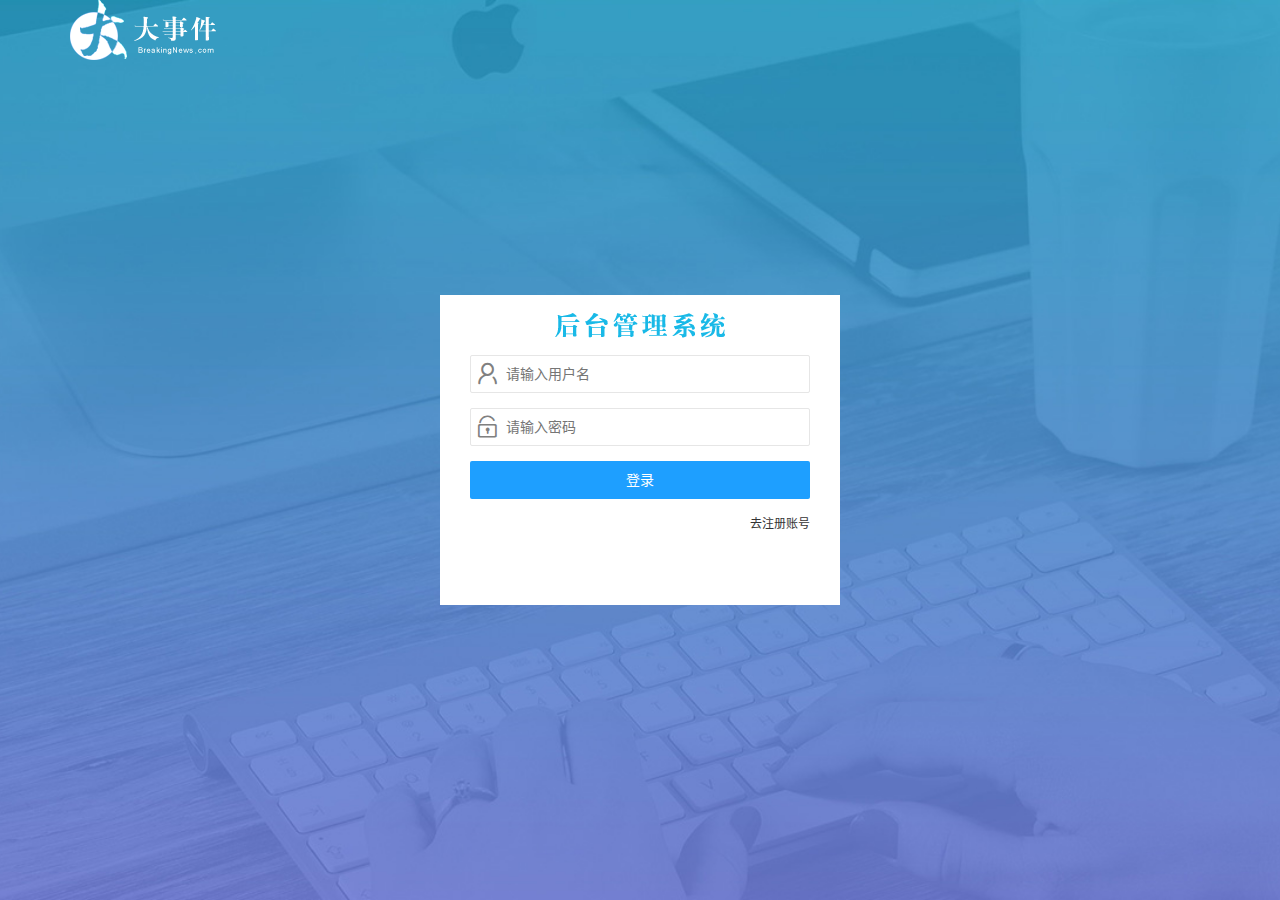
<file: login.html>
<!DOCTYPE html>
<html lang="zh-CN">

<head>
    <meta charset="UTF-8">
    <meta name="viewport"
        content="width=device-width, user-scalable=no, initial-scale=1.0, maximum-scale=1.0, minimum-scale=1.0">
    <meta http-equiv="X-UA-Compatible" content="ie=edge">
    <title>大事件-登录/注册</title>
    <!-- 导入layui样式 -->
    <link rel="stylesheet" href="/assets/lib/layui/css/layui.css">
    <!-- 导入自己得样式 -->
    <link rel="stylesheet" href="/assets/css/login.css">
</head>

<body>
    <!-- 头部得logo区域 -->
    <div class="layui-main">
        <img src="../assets/images/logo.png" alt="">
    </div>

    <!-- 登录注册得盒子 -->
    <div class="loginbox">
        <div class="title-box"></div>
        <!-- 登录得盒子 -->
        <div class="login-box">
            <!-- 登录的表单 -->
            <form class="layui-form"  id="form-login">
                <!-- 用户名 -->

                <div class="layui-form-item">
                    <i class="layui-icon layui-icon-username" style="font-size: 25px; color: gray;"></i>
                    <input type="text" name="username" lay-verify="required" autocomplete="off" placeholder="请输入用户名"
                        class="layui-input">
                </div>
                <!-- 密码 -->
                <div class="layui-form-item">
                    <i class="layui-icon layui-icon-password" style="font-size: 25px; color: gray;"></i>
                    <input type="password" name="password" lay-verify="required|pwd" autocomplete="off"
                        placeholder="请输入密码" class="layui-input">
                </div>
                <!-- 登录按钮 -->
                <div class="layui-form-item">

                    <!-- 表单提交按钮和普通按钮区别就是 表单里有 lay-submit属性 -->
                    <button type="submit" class="layui-btn layui-btn-fluid layui-btn-normal" lay-submit="">登录</button>

                </div>
                <div class="layui-form-item links">
                    <a href="javascript:;" id="link-reg">去注册账号</a>
                </div>
            </form>

        </div>
        <!-- 注册账号得盒子 -->
        <div class="reg-box">
            <!-- 注册的表单 -->

            <form class="layui-form" id="form-reg">
                <!-- 用户名 -->

                <div class="layui-form-item">
                    <i class="layui-icon layui-icon-username" style="font-size: 25px; color: gray;"></i>
                    <input type="text" name="username" id='reg-name' lay-verify="required" autocomplete="off" placeholder="请输入用户名"
                        class="layui-input">
                </div>
                <!-- 密码 -->
                <div class="layui-form-item">
                    <i class="layui-icon layui-icon-password" style="font-size: 25px; color: gray;"></i>
                    <input type="password" name="password" id="reg-pw" lay-verify="required|pwd" autocomplete="off"
                        placeholder="请输入密码" class="layui-input">
                </div>
                <!-- 密码确认 -->
                <div class="layui-form-item">
                    <i class="layui-icon layui-icon-password" style="font-size: 25px; color: gray;"></i>
                    <input type="password" name="repassword" lay-verify="required|pwd|repwd" autocomplete="off"
                        placeholder="再次确认密码" class="layui-input">
                </div>
                <!-- 注册按钮 -->
                <div class="layui-form-item">

                    <!-- 表单提交按钮和普通按钮区别就是 表单里有 lay-submit属性 -->
                    <button type="submit" class="layui-btn layui-btn-fluid layui-btn-normal" lay-submit="">注册</button>

                </div>
                <div class="layui-form-item links">
                    <a href="javascript:;" id="link-login">去登录</a>
                </div>
            </form>

        </div>
    </div>
</body>

<!-- 导入lyui的js文件 -->
<script src="/assets/lib/layui/layui.all.js"></script>
<!-- 导入js -->
<script src="/assets/lib/jquery.js"></script>
<script src="/assets/js/basapi.js"></script>
<script src="/assets/js/login.js"></script>

</html>
</file>
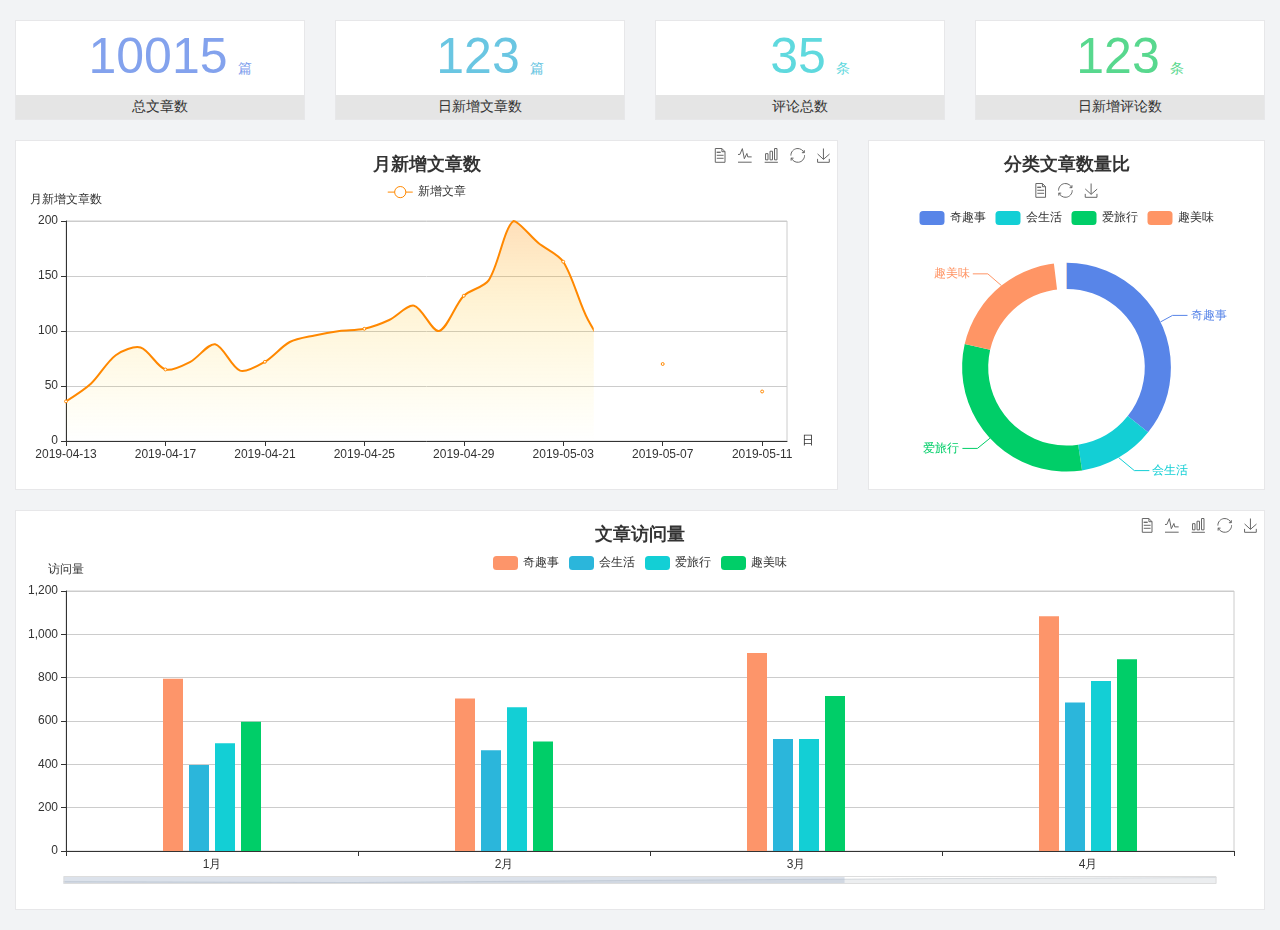
<file: home/dashboard.html>
<!DOCTYPE html>
<html lang="en">

<head>
  <meta charset="UTF-8">
  <meta name="viewport" content="width=device-width, initial-scale=1.0">
  <meta http-equiv="X-UA-Compatible" content="ie=edge">
  <title>图表统计</title>
  <link rel="stylesheet" href="../../assets/lib/bootstrap.css" />
  <link rel="stylesheet" href="../../assets/lib/main.css" />
  <script src="../../assets/lib/jquery.js"></script>
  <script type="text/javascript" src="../../assets/lib/echarts.min.js"></script>
</head>

<body>
  <div class="container-fluid">
    <div class="row spannel_list">
      <div class="col-sm-3 col-xs-6">
        <div class="spannel">
          <em>10015</em><span>篇</span>
          <b>总文章数</b>
        </div>
      </div>
      <div class="col-sm-3 col-xs-6">
        <div class="spannel scolor01">
          <em>123</em><span>篇</span>
          <b>日新增文章数</b>
        </div>
      </div>
      <div class="col-sm-3 col-xs-6">
        <div class="spannel scolor02">
          <em>35</em><span>条</span>
          <b>评论总数</b>
        </div>
      </div>
      <div class="col-sm-3 col-xs-6">
        <div class="spannel scolor03">
          <em>123</em><span>条</span>
          <b>日新增评论数</b>
        </div>
      </div>
    </div>
  </div>

  <div class="container-fluid">
    <div class="row curve-pie">
      <div class="col-lg-8 col-md-8">
        <div class="gragh_pannel" id="curve_show"></div>
      </div>
      <div class="col-lg-4 col-md-4">
        <div class="gragh_pannel" id="pie_show"></div>
      </div>
    </div>
  </div>

  <div class="container-fluid">
    <div class="column_pannel" id="column_show"></div>
  </div>

  <script>
    var oChart = echarts.init(document.getElementById('curve_show'));
    var aList_all = [
      { 'count': 36, 'date': '2019-04-13' },
      { 'count': 52, 'date': '2019-04-14' },
      { 'count': 78, 'date': '2019-04-15' },
      { 'count': 85, 'date': '2019-04-16' },
      { 'count': 65, 'date': '2019-04-17' },
      { 'count': 72, 'date': '2019-04-18' },
      { 'count': 88, 'date': '2019-04-19' },
      { 'count': 64, 'date': '2019-04-20' },
      { 'count': 72, 'date': '2019-04-21' },
      { 'count': 90, 'date': '2019-04-22' },
      { 'count': 96, 'date': '2019-04-23' },
      { 'count': 100, 'date': '2019-04-24' },
      { 'count': 102, 'date': '2019-04-25' },
      { 'count': 110, 'date': '2019-04-26' },
      { 'count': 123, 'date': '2019-04-27' },
      { 'count': 100, 'date': '2019-04-28' },
      { 'count': 132, 'date': '2019-04-29' },
      { 'count': 146, 'date': '2019-04-30' },
      { 'count': 200, 'date': '2019-05-01' },
      { 'count': 180, 'date': '2019-05-02' },
      { 'count': 163, 'date': '2019-05-03' },
      { 'count': 110, 'date': '2019-05-04' },
      { 'count': 80, 'date': '2019-05-05' },
      { 'count': 82, 'date': '2019-05-06' },
      { 'count': 70, 'date': '2019-05-07' },
      { 'count': 65, 'date': '2019-05-08' },
      { 'count': 54, 'date': '2019-05-09' },
      { 'count': 40, 'date': '2019-05-10' },
      { 'count': 45, 'date': '2019-05-11' },
      { 'count': 38, 'date': '2019-05-12' },
    ];

    let aCount = [];
    let aDate = [];

    for (var i = 0; i < aList_all.length; i++) {
      aCount.push(aList_all[i].count);
      aDate.push(aList_all[i].date);
    }

    var chartopt = {
      title: {
        text: '月新增文章数',
        left: 'center',
        top: '10'
      },
      tooltip: {
        trigger: 'axis'
      },
      legend: {
        data: ['新增文章'],
        top: '40'
      },
      toolbox: {
        show: true,
        feature: {
          mark: { show: true },
          dataView: { show: true, readOnly: false },
          magicType: { show: true, type: ['line', 'bar'] },
          restore: { show: true },
          saveAsImage: { show: true }
        }
      },
      calculable: true,
      xAxis: [
        {
          name: '日',
          type: 'category',
          boundaryGap: false,
          data: aDate
        }
      ],
      yAxis: [
        {
          name: '月新增文章数',
          type: 'value'
        }
      ],
      series: [
        {
          name: '新增文章',
          type: 'line',
          smooth: true,
          itemStyle: { normal: { areaStyle: { type: 'default' }, color: '#f80' }, lineStyle: { color: '#f80' } },
          data: aCount
        }],
      areaStyle: {
        normal: {
          color: new echarts.graphic.LinearGradient(0, 0, 0, 1, [{
            offset: 0,
            color: 'rgba(255,136,0,0.39)'
          }, {
            offset: .34,
            color: 'rgba(255,180,0,0.25)'
          }, {
            offset: 1,
            color: 'rgba(255,222,0,0.00)'
          }])

        }
      },
      grid: {
        show: true,
        x: 50,
        x2: 50,
        y: 80,
        height: 220
      }
    };

    oChart.setOption(chartopt);


    var oPie = echarts.init(document.getElementById('pie_show'));
    var oPieopt =
    {
      title: {
        top: 10,
        text: '分类文章数量比',
        x: 'center'
      },
      tooltip: {
        trigger: 'item',
        formatter: "{a} <br/>{b} : {c} ({d}%)"
      },
      color: ['#5885e8', '#13cfd5', '#00ce68', '#ff9565'],
      legend: {
        x: 'center',
        top: 65,
        data: ['奇趣事', '会生活', '爱旅行', '趣美味']
      },
      toolbox: {
        show: true,
        x: 'center',
        top: 35,
        feature: {
          mark: { show: true },
          dataView: { show: true, readOnly: false },
          magicType: {
            show: true,
            type: ['pie', 'funnel'],
            option: {
              funnel: {
                x: '25%',
                width: '50%',
                funnelAlign: 'left',
                max: 1548
              }
            }
          },
          restore: { show: true },
          saveAsImage: { show: true }
        }
      },
      calculable: true,
      series: [
        {
          name: '访问来源',
          type: 'pie',
          radius: ['45%', '60%'],
          center: ['50%', '65%'],
          data: [
            { value: 300, name: '奇趣事' },
            { value: 100, name: '会生活' },
            { value: 260, name: '爱旅行' },
            { value: 180, name: '趣美味' }
          ]
        }
      ]
    };
    oPie.setOption(oPieopt);



    var oColumn = this.echarts.init(document.getElementById('column_show'));
    var oColumnopt =
    {
      title: {
        text: '文章访问量',
        left: 'center',
        top: '10'
      },
      tooltip: {
        trigger: 'axis'
      },
      legend: {
        data: ['奇趣事', '会生活', '爱旅行', '趣美味'],
        top: '40'
      },
      toolbox: {
        show: true,
        feature: {
          mark: { show: true },
          dataView: { show: true, readOnly: false },
          magicType: { show: true, type: ['line', 'bar'] },
          restore: { show: true },
          saveAsImage: { show: true }
        }
      },
      calculable: true,
      xAxis: [
        {
          type: 'category',
          data: ['1月', '2月', '3月', '4月', '5月']
        }
      ],
      yAxis: [
        {
          name: '访问量',
          type: 'value'
        }
      ],
      series: [
        {
          name: '奇趣事',
          type: 'bar',
          barWidth: 20,
          itemStyle: {
            normal: { areaStyle: { type: 'default' }, color: '#fd956a' }
          },
          data: [800, 708, 920, 1090, 1200]
        },
        {
          name: '会生活',
          type: 'bar',
          barWidth: 20,
          itemStyle: {
            normal: { areaStyle: { type: 'default' }, color: '#2bb6db' }
          },
          data: [400, 468, 520, 690, 800]
        },
        {
          name: '爱旅行',
          type: 'bar',
          barWidth: 20,
          itemStyle: {
            normal: { areaStyle: { type: 'default' }, color: '#13cfd5' }
          },
          data: [500, 668, 520, 790, 900]
        },
        {
          name: '趣美味',
          type: 'bar',
          barWidth: 20,
          itemStyle: {
            normal: { areaStyle: { type: 'default' }, color: '#00ce68' }
          },
          data: [600, 508, 720, 890, 1000]
        }
      ],
      grid: {
        show: true,
        x: 50,
        x2: 30,
        y: 80,
        height: 260
      },
      dataZoom: [//给x轴设置滚动条
        {
          start: 0,//默认为0
          end: 100 - 1000 / 31,//默认为100
          type: 'slider',
          show: true,
          xAxisIndex: [0],
          handleSize: 0,//滑动条的 左右2个滑动条的大小
          height: 8,//组件高度
          left: 45, //左边的距离
          right: 50,//右边的距离
          bottom: 26,//右边的距离
          handleColor: '#ddd',//h滑动图标的颜色
          handleStyle: {
            borderColor: "#cacaca",
            borderWidth: "1",
            shadowBlur: 2,
            background: "#ddd",
            shadowColor: "#ddd",
          }
        }]
    };
    oColumn.setOption(oColumnopt);
  </script>
</body>

</html>
</file>
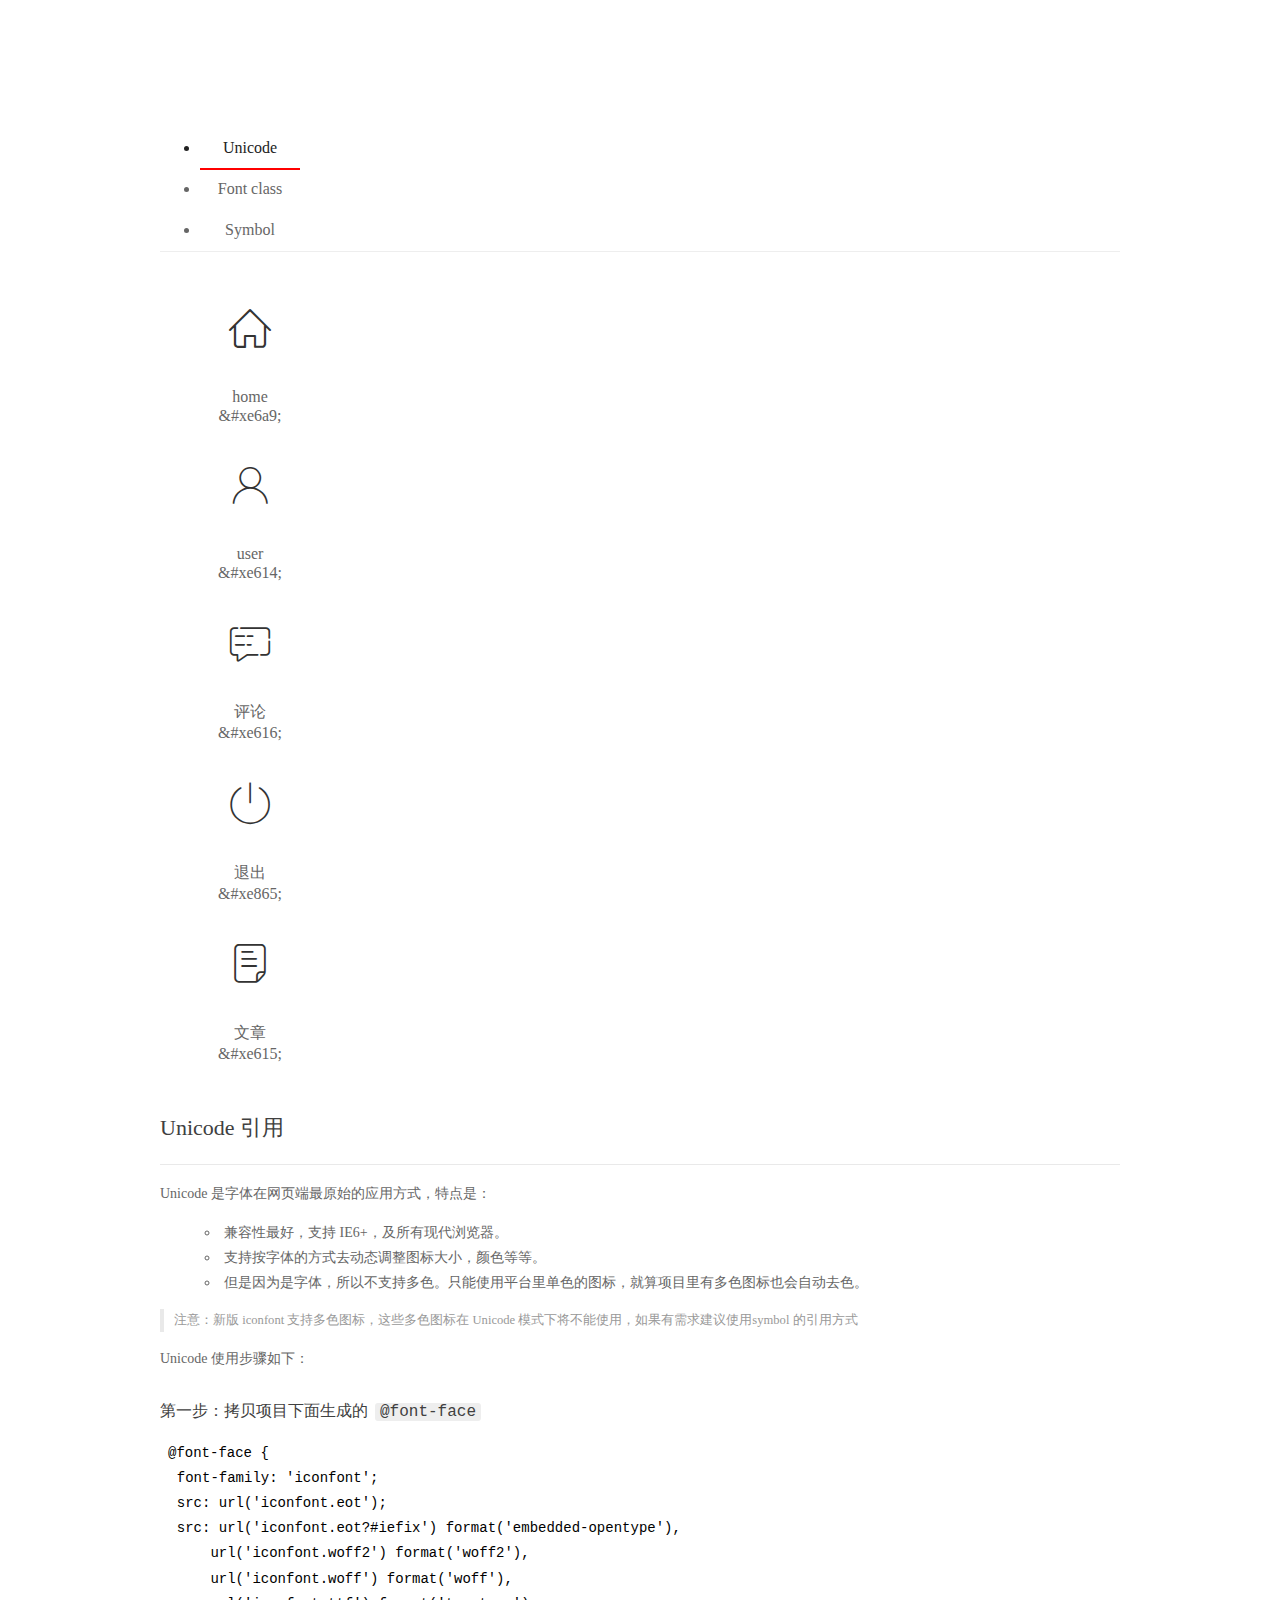
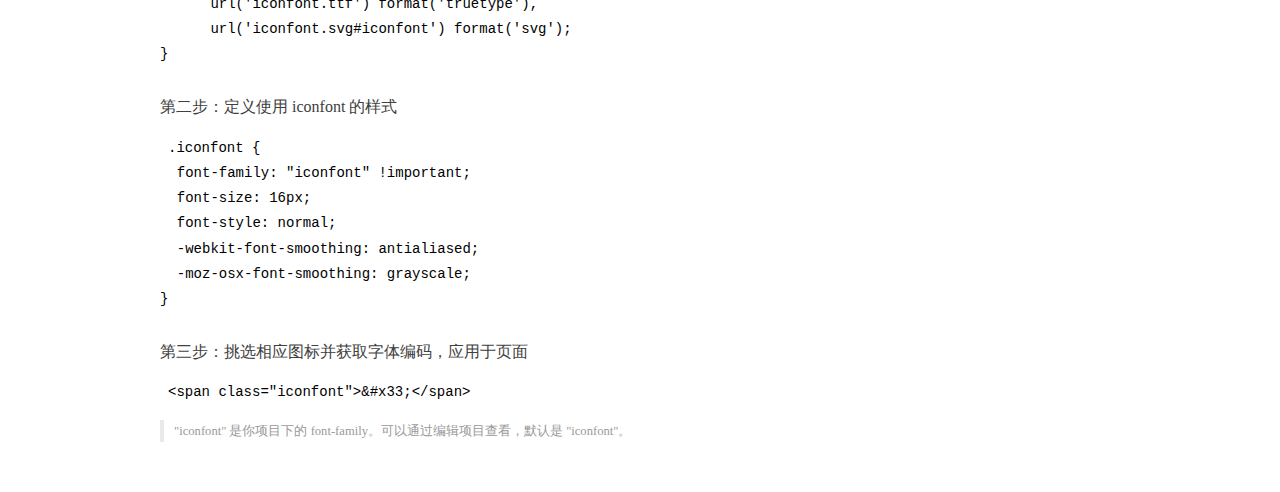
<file: assets/fonts/demo_index.html>
<!DOCTYPE html>
<html>
<head>
  <meta charset="utf-8"/>
  <title>IconFont Demo</title>
  <link rel="shortcut icon" href="https://gtms04.alicdn.com/tps/i4/TB1_oz6GVXXXXaFXpXXJDFnIXXX-64-64.ico" type="image/x-icon"/>
  <link rel="stylesheet" href="https://g.alicdn.com/thx/cube/1.3.2/cube.min.css">
  <link rel="stylesheet" href="demo.css">
  <link rel="stylesheet" href="iconfont.css">
  <script src="iconfont.js"></script>
  <!-- jQuery -->
  <script src="https://a1.alicdn.com/oss/uploads/2018/12/26/7bfddb60-08e8-11e9-9b04-53e73bb6408b.js"></script>
  <!-- 代码高亮 -->
  <script src="https://a1.alicdn.com/oss/uploads/2018/12/26/a3f714d0-08e6-11e9-8a15-ebf944d7534c.js"></script>
</head>
<body>
  <div class="main">
    <h1 class="logo"><a href="https://www.iconfont.cn/" title="iconfont 首页" target="_blank">&#xe86b;</a></h1>
    <div class="nav-tabs">
      <ul id="tabs" class="dib-box">
        <li class="dib active"><span>Unicode</span></li>
        <li class="dib"><span>Font class</span></li>
        <li class="dib"><span>Symbol</span></li>
      </ul>
      
    </div>
    <div class="tab-container">
      <div class="content unicode" style="display: block;">
          <ul class="icon_lists dib-box">
          
            <li class="dib">
              <span class="icon iconfont">&#xe6a9;</span>
                <div class="name">home</div>
                <div class="code-name">&amp;#xe6a9;</div>
              </li>
          
            <li class="dib">
              <span class="icon iconfont">&#xe614;</span>
                <div class="name">user</div>
                <div class="code-name">&amp;#xe614;</div>
              </li>
          
            <li class="dib">
              <span class="icon iconfont">&#xe616;</span>
                <div class="name">评论</div>
                <div class="code-name">&amp;#xe616;</div>
              </li>
          
            <li class="dib">
              <span class="icon iconfont">&#xe865;</span>
                <div class="name">退出</div>
                <div class="code-name">&amp;#xe865;</div>
              </li>
          
            <li class="dib">
              <span class="icon iconfont">&#xe615;</span>
                <div class="name">文章</div>
                <div class="code-name">&amp;#xe615;</div>
              </li>
          
          </ul>
          <div class="article markdown">
          <h2 id="unicode-">Unicode 引用</h2>
          <hr>

          <p>Unicode 是字体在网页端最原始的应用方式，特点是：</p>
          <ul>
            <li>兼容性最好，支持 IE6+，及所有现代浏览器。</li>
            <li>支持按字体的方式去动态调整图标大小，颜色等等。</li>
            <li>但是因为是字体，所以不支持多色。只能使用平台里单色的图标，就算项目里有多色图标也会自动去色。</li>
          </ul>
          <blockquote>
            <p>注意：新版 iconfont 支持多色图标，这些多色图标在 Unicode 模式下将不能使用，如果有需求建议使用symbol 的引用方式</p>
          </blockquote>
          <p>Unicode 使用步骤如下：</p>
          <h3 id="-font-face">第一步：拷贝项目下面生成的 <code>@font-face</code></h3>
<pre><code class="language-css"
>@font-face {
  font-family: 'iconfont';
  src: url('iconfont.eot');
  src: url('iconfont.eot?#iefix') format('embedded-opentype'),
      url('iconfont.woff2') format('woff2'),
      url('iconfont.woff') format('woff'),
      url('iconfont.ttf') format('truetype'),
      url('iconfont.svg#iconfont') format('svg');
}
</code></pre>
          <h3 id="-iconfont-">第二步：定义使用 iconfont 的样式</h3>
<pre><code class="language-css"
>.iconfont {
  font-family: "iconfont" !important;
  font-size: 16px;
  font-style: normal;
  -webkit-font-smoothing: antialiased;
  -moz-osx-font-smoothing: grayscale;
}
</code></pre>
          <h3 id="-">第三步：挑选相应图标并获取字体编码，应用于页面</h3>
<pre>
<code class="language-html"
>&lt;span class="iconfont"&gt;&amp;#x33;&lt;/span&gt;
</code></pre>
          <blockquote>
            <p>"iconfont" 是你项目下的 font-family。可以通过编辑项目查看，默认是 "iconfont"。</p>
          </blockquote>
          </div>
      </div>
      <div class="content font-class">
        <ul class="icon_lists dib-box">
          
          <li class="dib">
            <span class="icon iconfont icon-home"></span>
            <div class="name">
              home
            </div>
            <div class="code-name">.icon-home
            </div>
          </li>
          
          <li class="dib">
            <span class="icon iconfont icon-user"></span>
            <div class="name">
              user
            </div>
            <div class="code-name">.icon-user
            </div>
          </li>
          
          <li class="dib">
            <span class="icon iconfont icon-pinglun"></span>
            <div class="name">
              评论
            </div>
            <div class="code-name">.icon-pinglun
            </div>
          </li>
          
          <li class="dib">
            <span class="icon iconfont icon-tuichu"></span>
            <div class="name">
              退出
            </div>
            <div class="code-name">.icon-tuichu
            </div>
          </li>
          
          <li class="dib">
            <span class="icon iconfont icon-16"></span>
            <div class="name">
              文章
            </div>
            <div class="code-name">.icon-16
            </div>
          </li>
          
        </ul>
        <div class="article markdown">
        <h2 id="font-class-">font-class 引用</h2>
        <hr>

        <p>font-class 是 Unicode 使用方式的一种变种，主要是解决 Unicode 书写不直观，语意不明确的问题。</p>
        <p>与 Unicode 使用方式相比，具有如下特点：</p>
        <ul>
          <li>兼容性良好，支持 IE8+，及所有现代浏览器。</li>
          <li>相比于 Unicode 语意明确，书写更直观。可以很容易分辨这个 icon 是什么。</li>
          <li>因为使用 class 来定义图标，所以当要替换图标时，只需要修改 class 里面的 Unicode 引用。</li>
          <li>不过因为本质上还是使用的字体，所以多色图标还是不支持的。</li>
        </ul>
        <p>使用步骤如下：</p>
        <h3 id="-fontclass-">第一步：引入项目下面生成的 fontclass 代码：</h3>
<pre><code class="language-html">&lt;link rel="stylesheet" href="./iconfont.css"&gt;
</code></pre>
        <h3 id="-">第二步：挑选相应图标并获取类名，应用于页面：</h3>
<pre><code class="language-html">&lt;span class="iconfont icon-xxx"&gt;&lt;/span&gt;
</code></pre>
        <blockquote>
          <p>"
            iconfont" 是你项目下的 font-family。可以通过编辑项目查看，默认是 "iconfont"。</p>
        </blockquote>
      </div>
      </div>
      <div class="content symbol">
          <ul class="icon_lists dib-box">
          
            <li class="dib">
                <svg class="icon svg-icon" aria-hidden="true">
                  <use xlink:href="#icon-home"></use>
                </svg>
                <div class="name">home</div>
                <div class="code-name">#icon-home</div>
            </li>
          
            <li class="dib">
                <svg class="icon svg-icon" aria-hidden="true">
                  <use xlink:href="#icon-user"></use>
                </svg>
                <div class="name">user</div>
                <div class="code-name">#icon-user</div>
            </li>
          
            <li class="dib">
                <svg class="icon svg-icon" aria-hidden="true">
                  <use xlink:href="#icon-pinglun"></use>
                </svg>
                <div class="name">评论</div>
                <div class="code-name">#icon-pinglun</div>
            </li>
          
            <li class="dib">
                <svg class="icon svg-icon" aria-hidden="true">
                  <use xlink:href="#icon-tuichu"></use>
                </svg>
                <div class="name">退出</div>
                <div class="code-name">#icon-tuichu</div>
            </li>
          
            <li class="dib">
                <svg class="icon svg-icon" aria-hidden="true">
                  <use xlink:href="#icon-16"></use>
                </svg>
                <div class="name">文章</div>
                <div class="code-name">#icon-16</div>
            </li>
          
          </ul>
          <div class="article markdown">
          <h2 id="symbol-">Symbol 引用</h2>
          <hr>

          <p>这是一种全新的使用方式，应该说这才是未来的主流，也是平台目前推荐的用法。相关介绍可以参考这篇<a href="">文章</a>
            这种用法其实是做了一个 SVG 的集合，与另外两种相比具有如下特点：</p>
          <ul>
            <li>支持多色图标了，不再受单色限制。</li>
            <li>通过一些技巧，支持像字体那样，通过 <code>font-size</code>, <code>color</code> 来调整样式。</li>
            <li>兼容性较差，支持 IE9+，及现代浏览器。</li>
            <li>浏览器渲染 SVG 的性能一般，还不如 png。</li>
          </ul>
          <p>使用步骤如下：</p>
          <h3 id="-symbol-">第一步：引入项目下面生成的 symbol 代码：</h3>
<pre><code class="language-html">&lt;script src="./iconfont.js"&gt;&lt;/script&gt;
</code></pre>
          <h3 id="-css-">第二步：加入通用 CSS 代码（引入一次就行）：</h3>
<pre><code class="language-html">&lt;style&gt;
.icon {
  width: 1em;
  height: 1em;
  vertical-align: -0.15em;
  fill: currentColor;
  overflow: hidden;
}
&lt;/style&gt;
</code></pre>
          <h3 id="-">第三步：挑选相应图标并获取类名，应用于页面：</h3>
<pre><code class="language-html">&lt;svg class="icon" aria-hidden="true"&gt;
  &lt;use xlink:href="#icon-xxx"&gt;&lt;/use&gt;
&lt;/svg&gt;
</code></pre>
          </div>
      </div>

    </div>
  </div>
  <script>
  $(document).ready(function () {
      $('.tab-container .content:first').show()

      $('#tabs li').click(function (e) {
        var tabContent = $('.tab-container .content')
        var index = $(this).index()

        if ($(this).hasClass('active')) {
          return
        } else {
          $('#tabs li').removeClass('active')
          $(this).addClass('active')

          tabContent.hide().eq(index).fadeIn()
        }
      })
    })
  </script>
</body>
</html>
</file>
<file: assets/lib/layui/css/layui.css>
/** layui-v2.5.5 MIT License By https://www.layui.com */
 .layui-inline,img{display:inline-block;vertical-align:middle}h1,h2,h3,h4,h5,h6{font-weight:400}.layui-edge,.layui-header,.layui-inline,.layui-main{position:relative}.layui-body,.layui-edge,.layui-elip{overflow:hidden}.layui-btn,.layui-edge,.layui-inline,img{vertical-align:middle}.layui-btn,.layui-disabled,.layui-icon,.layui-unselect{-moz-user-select:none;-webkit-user-select:none;-ms-user-select:none}.layui-elip,.layui-form-checkbox span,.layui-form-pane .layui-form-label{text-overflow:ellipsis;white-space:nowrap}.layui-breadcrumb,.layui-tree-btnGroup{visibility:hidden}blockquote,body,button,dd,div,dl,dt,form,h1,h2,h3,h4,h5,h6,input,li,ol,p,pre,td,textarea,th,ul{margin:0;padding:0;-webkit-tap-highlight-color:rgba(0,0,0,0)}a:active,a:hover{outline:0}img{border:none}li{list-style:none}table{border-collapse:collapse;border-spacing:0}h4,h5,h6{font-size:100%}button,input,optgroup,option,select,textarea{font-family:inherit;font-size:inherit;font-style:inherit;font-weight:inherit;outline:0}pre{white-space:pre-wrap;white-space:-moz-pre-wrap;white-space:-pre-wrap;white-space:-o-pre-wrap;word-wrap:break-word}body{line-height:24px;font:14px Helvetica Neue,Helvetica,PingFang SC,Tahoma,Arial,sans-serif}hr{height:1px;margin:10px 0;border:0;clear:both}a{color:#333;text-decoration:none}a:hover{color:#777}a cite{font-style:normal;*cursor:pointer}.layui-border-box,.layui-border-box *{box-sizing:border-box}.layui-box,.layui-box *{box-sizing:content-box}.layui-clear{clear:both;*zoom:1}.layui-clear:after{content:'\20';clear:both;*zoom:1;display:block;height:0}.layui-inline{*display:inline;*zoom:1}.layui-edge{display:inline-block;width:0;height:0;border-width:6px;border-style:dashed;border-color:transparent}.layui-edge-top{top:-4px;border-bottom-color:#999;border-bottom-style:solid}.layui-edge-right{border-left-color:#999;border-left-style:solid}.layui-edge-bottom{top:2px;border-top-color:#999;border-top-style:solid}.layui-edge-left{border-right-color:#999;border-right-style:solid}.layui-disabled,.layui-disabled:hover{color:#d2d2d2!important;cursor:not-allowed!important}.layui-circle{border-radius:100%}.layui-show{display:block!important}.layui-hide{display:none!important}@font-face{font-family:layui-icon;src:url(../font/iconfont.eot?v=250);src:url(../font/iconfont.eot?v=250#iefix) format('embedded-opentype'),url(../font/iconfont.woff2?v=250) format('woff2'),url(../font/iconfont.woff?v=250) format('woff'),url(../font/iconfont.ttf?v=250) format('truetype'),url(../font/iconfont.svg?v=250#layui-icon) format('svg')}.layui-icon{font-family:layui-icon!important;font-size:16px;font-style:normal;-webkit-font-smoothing:antialiased;-moz-osx-font-smoothing:grayscale}.layui-icon-reply-fill:before{content:"\e611"}.layui-icon-set-fill:before{content:"\e614"}.layui-icon-menu-fill:before{content:"\e60f"}.layui-icon-search:before{content:"\e615"}.layui-icon-share:before{content:"\e641"}.layui-icon-set-sm:before{content:"\e620"}.layui-icon-engine:before{content:"\e628"}.layui-icon-close:before{content:"\1006"}.layui-icon-close-fill:before{content:"\1007"}.layui-icon-chart-screen:before{content:"\e629"}.layui-icon-star:before{content:"\e600"}.layui-icon-circle-dot:before{content:"\e617"}.layui-icon-chat:before{content:"\e606"}.layui-icon-release:before{content:"\e609"}.layui-icon-list:before{content:"\e60a"}.layui-icon-chart:before{content:"\e62c"}.layui-icon-ok-circle:before{content:"\1005"}.layui-icon-layim-theme:before{content:"\e61b"}.layui-icon-table:before{content:"\e62d"}.layui-icon-right:before{content:"\e602"}.layui-icon-left:before{content:"\e603"}.layui-icon-cart-simple:before{content:"\e698"}.layui-icon-face-cry:before{content:"\e69c"}.layui-icon-face-smile:before{content:"\e6af"}.layui-icon-survey:before{content:"\e6b2"}.layui-icon-tree:before{content:"\e62e"}.layui-icon-upload-circle:before{content:"\e62f"}.layui-icon-add-circle:before{content:"\e61f"}.layui-icon-download-circle:before{content:"\e601"}.layui-icon-templeate-1:before{content:"\e630"}.layui-icon-util:before{content:"\e631"}.layui-icon-face-surprised:before{content:"\e664"}.layui-icon-edit:before{content:"\e642"}.layui-icon-speaker:before{content:"\e645"}.layui-icon-down:before{content:"\e61a"}.layui-icon-file:before{content:"\e621"}.layui-icon-layouts:before{content:"\e632"}.layui-icon-rate-half:before{content:"\e6c9"}.layui-icon-add-circle-fine:before{content:"\e608"}.layui-icon-prev-circle:before{content:"\e633"}.layui-icon-read:before{content:"\e705"}.layui-icon-404:before{content:"\e61c"}.layui-icon-carousel:before{content:"\e634"}.layui-icon-help:before{content:"\e607"}.layui-icon-code-circle:before{content:"\e635"}.layui-icon-water:before{content:"\e636"}.layui-icon-username:before{content:"\e66f"}.layui-icon-find-fill:before{content:"\e670"}.layui-icon-about:before{content:"\e60b"}.layui-icon-location:before{content:"\e715"}.layui-icon-up:before{content:"\e619"}.layui-icon-pause:before{content:"\e651"}.layui-icon-date:before{content:"\e637"}.layui-icon-layim-uploadfile:before{content:"\e61d"}.layui-icon-delete:before{content:"\e640"}.layui-icon-play:before{content:"\e652"}.layui-icon-top:before{content:"\e604"}.layui-icon-friends:before{content:"\e612"}.layui-icon-refresh-3:before{content:"\e9aa"}.layui-icon-ok:before{content:"\e605"}.layui-icon-layer:before{content:"\e638"}.layui-icon-face-smile-fine:before{content:"\e60c"}.layui-icon-dollar:before{content:"\e659"}.layui-icon-group:before{content:"\e613"}.layui-icon-layim-download:before{content:"\e61e"}.layui-icon-picture-fine:before{content:"\e60d"}.layui-icon-link:before{content:"\e64c"}.layui-icon-diamond:before{content:"\e735"}.layui-icon-log:before{content:"\e60e"}.layui-icon-rate-solid:before{content:"\e67a"}.layui-icon-fonts-del:before{content:"\e64f"}.layui-icon-unlink:before{content:"\e64d"}.layui-icon-fonts-clear:before{content:"\e639"}.layui-icon-triangle-r:before{content:"\e623"}.layui-icon-circle:before{content:"\e63f"}.layui-icon-radio:before{content:"\e643"}.layui-icon-align-center:before{content:"\e647"}.layui-icon-align-right:before{content:"\e648"}.layui-icon-align-left:before{content:"\e649"}.layui-icon-loading-1:before{content:"\e63e"}.layui-icon-return:before{content:"\e65c"}.layui-icon-fonts-strong:before{content:"\e62b"}.layui-icon-upload:before{content:"\e67c"}.layui-icon-dialogue:before{content:"\e63a"}.layui-icon-video:before{content:"\e6ed"}.layui-icon-headset:before{content:"\e6fc"}.layui-icon-cellphone-fine:before{content:"\e63b"}.layui-icon-add-1:before{content:"\e654"}.layui-icon-face-smile-b:before{content:"\e650"}.layui-icon-fonts-html:before{content:"\e64b"}.layui-icon-form:before{content:"\e63c"}.layui-icon-cart:before{content:"\e657"}.layui-icon-camera-fill:before{content:"\e65d"}.layui-icon-tabs:before{content:"\e62a"}.layui-icon-fonts-code:before{content:"\e64e"}.layui-icon-fire:before{content:"\e756"}.layui-icon-set:before{content:"\e716"}.layui-icon-fonts-u:before{content:"\e646"}.layui-icon-triangle-d:before{content:"\e625"}.layui-icon-tips:before{content:"\e702"}.layui-icon-picture:before{content:"\e64a"}.layui-icon-more-vertical:before{content:"\e671"}.layui-icon-flag:before{content:"\e66c"}.layui-icon-loading:before{content:"\e63d"}.layui-icon-fonts-i:before{content:"\e644"}.layui-icon-refresh-1:before{content:"\e666"}.layui-icon-rmb:before{content:"\e65e"}.layui-icon-home:before{content:"\e68e"}.layui-icon-user:before{content:"\e770"}.layui-icon-notice:before{content:"\e667"}.layui-icon-login-weibo:before{content:"\e675"}.layui-icon-voice:before{content:"\e688"}.layui-icon-upload-drag:before{content:"\e681"}.layui-icon-login-qq:before{content:"\e676"}.layui-icon-snowflake:before{content:"\e6b1"}.layui-icon-file-b:before{content:"\e655"}.layui-icon-template:before{content:"\e663"}.layui-icon-auz:before{content:"\e672"}.layui-icon-console:before{content:"\e665"}.layui-icon-app:before{content:"\e653"}.layui-icon-prev:before{content:"\e65a"}.layui-icon-website:before{content:"\e7ae"}.layui-icon-next:before{content:"\e65b"}.layui-icon-component:before{content:"\e857"}.layui-icon-more:before{content:"\e65f"}.layui-icon-login-wechat:before{content:"\e677"}.layui-icon-shrink-right:before{content:"\e668"}.layui-icon-spread-left:before{content:"\e66b"}.layui-icon-camera:before{content:"\e660"}.layui-icon-note:before{content:"\e66e"}.layui-icon-refresh:before{content:"\e669"}.layui-icon-female:before{content:"\e661"}.layui-icon-male:before{content:"\e662"}.layui-icon-password:before{content:"\e673"}.layui-icon-senior:before{content:"\e674"}.layui-icon-theme:before{content:"\e66a"}.layui-icon-tread:before{content:"\e6c5"}.layui-icon-praise:before{content:"\e6c6"}.layui-icon-star-fill:before{content:"\e658"}.layui-icon-rate:before{content:"\e67b"}.layui-icon-template-1:before{content:"\e656"}.layui-icon-vercode:before{content:"\e679"}.layui-icon-cellphone:before{content:"\e678"}.layui-icon-screen-full:before{content:"\e622"}.layui-icon-screen-restore:before{content:"\e758"}.layui-icon-cols:before{content:"\e610"}.layui-icon-export:before{content:"\e67d"}.layui-icon-print:before{content:"\e66d"}.layui-icon-slider:before{content:"\e714"}.layui-icon-addition:before{content:"\e624"}.layui-icon-subtraction:before{content:"\e67e"}.layui-icon-service:before{content:"\e626"}.layui-icon-transfer:before{content:"\e691"}.layui-main{width:1140px;margin:0 auto}.layui-header{z-index:1000;height:60px}.layui-header a:hover{transition:all .5s;-webkit-transition:all .5s}.layui-side{position:fixed;left:0;top:0;bottom:0;z-index:999;width:200px;overflow-x:hidden}.layui-side-scroll{position:relative;width:220px;height:100%;overflow-x:hidden}.layui-body{position:absolute;left:200px;right:0;top:0;bottom:0;z-index:998;width:auto;overflow-y:auto;box-sizing:border-box}.layui-layout-body{overflow:hidden}.layui-layout-admin .layui-header{background-color:#23262E}.layui-layout-admin .layui-side{top:60px;width:200px;overflow-x:hidden}.layui-layout-admin .layui-body{position:fixed;top:60px;bottom:44px}.layui-layout-admin .layui-main{width:auto;margin:0 15px}.layui-layout-admin .layui-footer{position:fixed;left:200px;right:0;bottom:0;height:44px;line-height:44px;padding:0 15px;background-color:#eee}.layui-layout-admin .layui-logo{position:absolute;left:0;top:0;width:200px;height:100%;line-height:60px;text-align:center;color:#009688;font-size:16px}.layui-layout-admin .layui-header .layui-nav{background:0 0}.layui-layout-left{position:absolute!important;left:200px;top:0}.layui-layout-right{position:absolute!important;right:0;top:0}.layui-container{position:relative;margin:0 auto;padding:0 15px;box-sizing:border-box}.layui-fluid{position:relative;margin:0 auto;padding:0 15px}.layui-row:after,.layui-row:before{content:'';display:block;clear:both}.layui-col-lg1,.layui-col-lg10,.layui-col-lg11,.layui-col-lg12,.layui-col-lg2,.layui-col-lg3,.layui-col-lg4,.layui-col-lg5,.layui-col-lg6,.layui-col-lg7,.layui-col-lg8,.layui-col-lg9,.layui-col-md1,.layui-col-md10,.layui-col-md11,.layui-col-md12,.layui-col-md2,.layui-col-md3,.layui-col-md4,.layui-col-md5,.layui-col-md6,.layui-col-md7,.layui-col-md8,.layui-col-md9,.layui-col-sm1,.layui-col-sm10,.layui-col-sm11,.layui-col-sm12,.layui-col-sm2,.layui-col-sm3,.layui-col-sm4,.layui-col-sm5,.layui-col-sm6,.layui-col-sm7,.layui-col-sm8,.layui-col-sm9,.layui-col-xs1,.layui-col-xs10,.layui-col-xs11,.layui-col-xs12,.layui-col-xs2,.layui-col-xs3,.layui-col-xs4,.layui-col-xs5,.layui-col-xs6,.layui-col-xs7,.layui-col-xs8,.layui-col-xs9{position:relative;display:block;box-sizing:border-box}.layui-col-xs1,.layui-col-xs10,.layui-col-xs11,.layui-col-xs12,.layui-col-xs2,.layui-col-xs3,.layui-col-xs4,.layui-col-xs5,.layui-col-xs6,.layui-col-xs7,.layui-col-xs8,.layui-col-xs9{float:left}.layui-col-xs1{width:8.33333333%}.layui-col-xs2{width:16.66666667%}.layui-col-xs3{width:25%}.layui-col-xs4{width:33.33333333%}.layui-col-xs5{width:41.66666667%}.layui-col-xs6{width:50%}.layui-col-xs7{width:58.33333333%}.layui-col-xs8{width:66.66666667%}.layui-col-xs9{width:75%}.layui-col-xs10{width:83.33333333%}.layui-col-xs11{width:91.66666667%}.layui-col-xs12{width:100%}.layui-col-xs-offset1{margin-left:8.33333333%}.layui-col-xs-offset2{margin-left:16.66666667%}.layui-col-xs-offset3{margin-left:25%}.layui-col-xs-offset4{margin-left:33.33333333%}.layui-col-xs-offset5{margin-left:41.66666667%}.layui-col-xs-offset6{margin-left:50%}.layui-col-xs-offset7{margin-left:58.33333333%}.layui-col-xs-offset8{margin-left:66.66666667%}.layui-col-xs-offset9{margin-left:75%}.layui-col-xs-offset10{margin-left:83.33333333%}.layui-col-xs-offset11{margin-left:91.66666667%}.layui-col-xs-offset12{margin-left:100%}@media screen and (max-width:768px){.layui-hide-xs{display:none!important}.layui-show-xs-block{display:block!important}.layui-show-xs-inline{display:inline!important}.layui-show-xs-inline-block{display:inline-block!important}}@media screen and (min-width:768px){.layui-container{width:750px}.layui-hide-sm{display:none!important}.layui-show-sm-block{display:block!important}.layui-show-sm-inline{display:inline!important}.layui-show-sm-inline-block{display:inline-block!important}.layui-col-sm1,.layui-col-sm10,.layui-col-sm11,.layui-col-sm12,.layui-col-sm2,.layui-col-sm3,.layui-col-sm4,.layui-col-sm5,.layui-col-sm6,.layui-col-sm7,.layui-col-sm8,.layui-col-sm9{float:left}.layui-col-sm1{width:8.33333333%}.layui-col-sm2{width:16.66666667%}.layui-col-sm3{width:25%}.layui-col-sm4{width:33.33333333%}.layui-col-sm5{width:41.66666667%}.layui-col-sm6{width:50%}.layui-col-sm7{width:58.33333333%}.layui-col-sm8{width:66.66666667%}.layui-col-sm9{width:75%}.layui-col-sm10{width:83.33333333%}.layui-col-sm11{width:91.66666667%}.layui-col-sm12{width:100%}.layui-col-sm-offset1{margin-left:8.33333333%}.layui-col-sm-offset2{margin-left:16.66666667%}.layui-col-sm-offset3{margin-left:25%}.layui-col-sm-offset4{margin-left:33.33333333%}.layui-col-sm-offset5{margin-left:41.66666667%}.layui-col-sm-offset6{margin-left:50%}.layui-col-sm-offset7{margin-left:58.33333333%}.layui-col-sm-offset8{margin-left:66.66666667%}.layui-col-sm-offset9{margin-left:75%}.layui-col-sm-offset10{margin-left:83.33333333%}.layui-col-sm-offset11{margin-left:91.66666667%}.layui-col-sm-offset12{margin-left:100%}}@media screen and (min-width:992px){.layui-container{width:970px}.layui-hide-md{display:none!important}.layui-show-md-block{display:block!important}.layui-show-md-inline{display:inline!important}.layui-show-md-inline-block{display:inline-block!important}.layui-col-md1,.layui-col-md10,.layui-col-md11,.layui-col-md12,.layui-col-md2,.layui-col-md3,.layui-col-md4,.layui-col-md5,.layui-col-md6,.layui-col-md7,.layui-col-md8,.layui-col-md9{float:left}.layui-col-md1{width:8.33333333%}.layui-col-md2{width:16.66666667%}.layui-col-md3{width:25%}.layui-col-md4{width:33.33333333%}.layui-col-md5{width:41.66666667%}.layui-col-md6{width:50%}.layui-col-md7{width:58.33333333%}.layui-col-md8{width:66.66666667%}.layui-col-md9{width:75%}.layui-col-md10{width:83.33333333%}.layui-col-md11{width:91.66666667%}.layui-col-md12{width:100%}.layui-col-md-offset1{margin-left:8.33333333%}.layui-col-md-offset2{margin-left:16.66666667%}.layui-col-md-offset3{margin-left:25%}.layui-col-md-offset4{margin-left:33.33333333%}.layui-col-md-offset5{margin-left:41.66666667%}.layui-col-md-offset6{margin-left:50%}.layui-col-md-offset7{margin-left:58.33333333%}.layui-col-md-offset8{margin-left:66.66666667%}.layui-col-md-offset9{margin-left:75%}.layui-col-md-offset10{margin-left:83.33333333%}.layui-col-md-offset11{margin-left:91.66666667%}.layui-col-md-offset12{margin-left:100%}}@media screen and (min-width:1200px){.layui-container{width:1170px}.layui-hide-lg{display:none!important}.layui-show-lg-block{display:block!important}.layui-show-lg-inline{display:inline!important}.layui-show-lg-inline-block{display:inline-block!important}.layui-col-lg1,.layui-col-lg10,.layui-col-lg11,.layui-col-lg12,.layui-col-lg2,.layui-col-lg3,.layui-col-lg4,.layui-col-lg5,.layui-col-lg6,.layui-col-lg7,.layui-col-lg8,.layui-col-lg9{float:left}.layui-col-lg1{width:8.33333333%}.layui-col-lg2{width:16.66666667%}.layui-col-lg3{width:25%}.layui-col-lg4{width:33.33333333%}.layui-col-lg5{width:41.66666667%}.layui-col-lg6{width:50%}.layui-col-lg7{width:58.33333333%}.layui-col-lg8{width:66.66666667%}.layui-col-lg9{width:75%}.layui-col-lg10{width:83.33333333%}.layui-col-lg11{width:91.66666667%}.layui-col-lg12{width:100%}.layui-col-lg-offset1{margin-left:8.33333333%}.layui-col-lg-offset2{margin-left:16.66666667%}.layui-col-lg-offset3{margin-left:25%}.layui-col-lg-offset4{margin-left:33.33333333%}.layui-col-lg-offset5{margin-left:41.66666667%}.layui-col-lg-offset6{margin-left:50%}.layui-col-lg-offset7{margin-left:58.33333333%}.layui-col-lg-offset8{margin-left:66.66666667%}.layui-col-lg-offset9{margin-left:75%}.layui-col-lg-offset10{margin-left:83.33333333%}.layui-col-lg-offset11{margin-left:91.66666667%}.layui-col-lg-offset12{margin-left:100%}}.layui-col-space1{margin:-.5px}.layui-col-space1>*{padding:.5px}.layui-col-space3{margin:-1.5px}.layui-col-space3>*{padding:1.5px}.layui-col-space5{margin:-2.5px}.layui-col-space5>*{padding:2.5px}.layui-col-space8{margin:-3.5px}.layui-col-space8>*{padding:3.5px}.layui-col-space10{margin:-5px}.layui-col-space10>*{padding:5px}.layui-col-space12{margin:-6px}.layui-col-space12>*{padding:6px}.layui-col-space15{margin:-7.5px}.layui-col-space15>*{padding:7.5px}.layui-col-space18{margin:-9px}.layui-col-space18>*{padding:9px}.layui-col-space20{margin:-10px}.layui-col-space20>*{padding:10px}.layui-col-space22{margin:-11px}.layui-col-space22>*{padding:11px}.layui-col-space25{margin:-12.5px}.layui-col-space25>*{padding:12.5px}.layui-col-space30{margin:-15px}.layui-col-space30>*{padding:15px}.layui-btn,.layui-input,.layui-select,.layui-textarea,.layui-upload-button{outline:0;-webkit-appearance:none;transition:all .3s;-webkit-transition:all .3s;box-sizing:border-box}.layui-elem-quote{margin-bottom:10px;padding:15px;line-height:22px;border-left:5px solid #009688;border-radius:0 2px 2px 0;background-color:#f2f2f2}.layui-quote-nm{border-style:solid;border-width:1px 1px 1px 5px;background:0 0}.layui-elem-field{margin-bottom:10px;padding:0;border-width:1px;border-style:solid}.layui-elem-field legend{margin-left:20px;padding:0 10px;font-size:20px;font-weight:300}.layui-field-title{margin:10px 0 20px;border-width:1px 0 0}.layui-field-box{padding:10px 15px}.layui-field-title .layui-field-box{padding:10px 0}.layui-progress{position:relative;height:6px;border-radius:20px;background-color:#e2e2e2}.layui-progress-bar{position:absolute;left:0;top:0;width:0;max-width:100%;height:6px;border-radius:20px;text-align:right;background-color:#5FB878;transition:all .3s;-webkit-transition:all .3s}.layui-progress-big,.layui-progress-big .layui-progress-bar{height:18px;line-height:18px}.layui-progress-text{position:relative;top:-20px;line-height:18px;font-size:12px;color:#666}.layui-progress-big .layui-progress-text{position:static;padding:0 10px;color:#fff}.layui-collapse{border-width:1px;border-style:solid;border-radius:2px}.layui-colla-content,.layui-colla-item{border-top-width:1px;border-top-style:solid}.layui-colla-item:first-child{border-top:none}.layui-colla-title{position:relative;height:42px;line-height:42px;padding:0 15px 0 35px;color:#333;background-color:#f2f2f2;cursor:pointer;font-size:14px;overflow:hidden}.layui-colla-content{display:none;padding:10px 15px;line-height:22px;color:#666}.layui-colla-icon{position:absolute;left:15px;top:0;font-size:14px}.layui-card{margin-bottom:15px;border-radius:2px;background-color:#fff;box-shadow:0 1px 2px 0 rgba(0,0,0,.05)}.layui-card:last-child{margin-bottom:0}.layui-card-header{position:relative;height:42px;line-height:42px;padding:0 15px;border-bottom:1px solid #f6f6f6;color:#333;border-radius:2px 2px 0 0;font-size:14px}.layui-bg-black,.layui-bg-blue,.layui-bg-cyan,.layui-bg-green,.layui-bg-orange,.layui-bg-red{color:#fff!important}.layui-card-body{position:relative;padding:10px 15px;line-height:24px}.layui-card-body[pad15]{padding:15px}.layui-card-body[pad20]{padding:20px}.layui-card-body .layui-table{margin:5px 0}.layui-card .layui-tab{margin:0}.layui-panel-window{position:relative;padding:15px;border-radius:0;border-top:5px solid #E6E6E6;background-color:#fff}.layui-auxiliar-moving{position:fixed;left:0;right:0;top:0;bottom:0;width:100%;height:100%;background:0 0;z-index:9999999999}.layui-form-label,.layui-form-mid,.layui-form-select,.layui-input-block,.layui-input-inline,.layui-textarea{position:relative}.layui-bg-red{background-color:#FF5722!important}.layui-bg-orange{background-color:#FFB800!important}.layui-bg-green{background-color:#009688!important}.layui-bg-cyan{background-color:#2F4056!important}.layui-bg-blue{background-color:#1E9FFF!important}.layui-bg-black{background-color:#393D49!important}.layui-bg-gray{background-color:#eee!important;color:#666!important}.layui-badge-rim,.layui-colla-content,.layui-colla-item,.layui-collapse,.layui-elem-field,.layui-form-pane .layui-form-item[pane],.layui-form-pane .layui-form-label,.layui-input,.layui-layedit,.layui-layedit-tool,.layui-quote-nm,.layui-select,.layui-tab-bar,.layui-tab-card,.layui-tab-title,.layui-tab-title .layui-this:after,.layui-textarea{border-color:#e6e6e6}.layui-timeline-item:before,hr{background-color:#e6e6e6}.layui-text{line-height:22px;font-size:14px;color:#666}.layui-text h1,.layui-text h2,.layui-text h3{font-weight:500;color:#333}.layui-text h1{font-size:30px}.layui-text h2{font-size:24px}.layui-text h3{font-size:18px}.layui-text a:not(.layui-btn){color:#01AAED}.layui-text a:not(.layui-btn):hover{text-decoration:underline}.layui-text ul{padding:5px 0 5px 15px}.layui-text ul li{margin-top:5px;list-style-type:disc}.layui-text em,.layui-word-aux{color:#999!important;padding:0 5px!important}.layui-btn{display:inline-block;height:38px;line-height:38px;padding:0 18px;background-color:#009688;color:#fff;white-space:nowrap;text-align:center;font-size:14px;border:none;border-radius:2px;cursor:pointer}.layui-btn:hover{opacity:.8;filter:alpha(opacity=80);color:#fff}.layui-btn:active{opacity:1;filter:alpha(opacity=100)}.layui-btn+.layui-btn{margin-left:10px}.layui-btn-container{font-size:0}.layui-btn-container .layui-btn{margin-right:10px;margin-bottom:10px}.layui-btn-container .layui-btn+.layui-btn{margin-left:0}.layui-table .layui-btn-container .layui-btn{margin-bottom:9px}.layui-btn-radius{border-radius:100px}.layui-btn .layui-icon{margin-right:3px;font-size:18px;vertical-align:bottom;vertical-align:middle\9}.layui-btn-primary{border:1px solid #C9C9C9;background-color:#fff;color:#555}.layui-btn-primary:hover{border-color:#009688;color:#333}.layui-btn-normal{background-color:#1E9FFF}.layui-btn-warm{background-color:#FFB800}.layui-btn-danger{background-color:#FF5722}.layui-btn-checked{background-color:#5FB878}.layui-btn-disabled,.layui-btn-disabled:active,.layui-btn-disabled:hover{border:1px solid #e6e6e6;background-color:#FBFBFB;color:#C9C9C9;cursor:not-allowed;opacity:1}.layui-btn-lg{height:44px;line-height:44px;padding:0 25px;font-size:16px}.layui-btn-sm{height:30px;line-height:30px;padding:0 10px;font-size:12px}.layui-btn-sm i{font-size:16px!important}.layui-btn-xs{height:22px;line-height:22px;padding:0 5px;font-size:12px}.layui-btn-xs i{font-size:14px!important}.layui-btn-group{display:inline-block;vertical-align:middle;font-size:0}.layui-btn-group .layui-btn{margin-left:0!important;margin-right:0!important;border-left:1px solid rgba(255,255,255,.5);border-radius:0}.layui-btn-group .layui-btn-primary{border-left:none}.layui-btn-group .layui-btn-primary:hover{border-color:#C9C9C9;color:#009688}.layui-btn-group .layui-btn:first-child{border-left:none;border-radius:2px 0 0 2px}.layui-btn-group .layui-btn-primary:first-child{border-left:1px solid #c9c9c9}.layui-btn-group .layui-btn:last-child{border-radius:0 2px 2px 0}.layui-btn-group .layui-btn+.layui-btn{margin-left:0}.layui-btn-group+.layui-btn-group{margin-left:10px}.layui-btn-fluid{width:100%}.layui-input,.layui-select,.layui-textarea{height:38px;line-height:1.3;line-height:38px\9;border-width:1px;border-style:solid;background-color:#fff;border-radius:2px}.layui-input::-webkit-input-placeholder,.layui-select::-webkit-input-placeholder,.layui-textarea::-webkit-input-placeholder{line-height:1.3}.layui-input,.layui-textarea{display:block;width:100%;padding-left:10px}.layui-input:hover,.layui-textarea:hover{border-color:#D2D2D2!important}.layui-input:focus,.layui-textarea:focus{border-color:#C9C9C9!important}.layui-textarea{min-height:100px;height:auto;line-height:20px;padding:6px 10px;resize:vertical}.layui-select{padding:0 10px}.layui-form input[type=checkbox],.layui-form input[type=radio],.layui-form select{display:none}.layui-form [lay-ignore]{display:initial}.layui-form-item{margin-bottom:15px;clear:both;*zoom:1}.layui-form-item:after{content:'\20';clear:both;*zoom:1;display:block;height:0}.layui-form-label{float:left;display:block;padding:9px 15px;width:80px;font-weight:400;line-height:20px;text-align:right}.layui-form-label-col{display:block;float:none;padding:9px 0;line-height:20px;text-align:left}.layui-form-item .layui-inline{margin-bottom:5px;margin-right:10px}.layui-input-block{margin-left:110px;min-height:36px}.layui-input-inline{display:inline-block;vertical-align:middle}.layui-form-item .layui-input-inline{float:left;width:190px;margin-right:10px}.layui-form-text .layui-input-inline{width:auto}.layui-form-mid{float:left;display:block;padding:9px 0!important;line-height:20px;margin-right:10px}.layui-form-danger+.layui-form-select .layui-input,.layui-form-danger:focus{border-color:#FF5722!important}.layui-form-select .layui-input{padding-right:30px;cursor:pointer}.layui-form-select .layui-edge{position:absolute;right:10px;top:50%;margin-top:-3px;cursor:pointer;border-width:6px;border-top-color:#c2c2c2;border-top-style:solid;transition:all .3s;-webkit-transition:all .3s}.layui-form-select dl{display:none;position:absolute;left:0;top:42px;padding:5px 0;z-index:899;min-width:100%;border:1px solid #d2d2d2;max-height:300px;overflow-y:auto;background-color:#fff;border-radius:2px;box-shadow:0 2px 4px rgba(0,0,0,.12);box-sizing:border-box}.layui-form-select dl dd,.layui-form-select dl dt{padding:0 10px;line-height:36px;white-space:nowrap;overflow:hidden;text-overflow:ellipsis}.layui-form-select dl dt{font-size:12px;color:#999}.layui-form-select dl dd{cursor:pointer}.layui-form-select dl dd:hover{background-color:#f2f2f2;-webkit-transition:.5s all;transition:.5s all}.layui-form-select .layui-select-group dd{padding-left:20px}.layui-form-select dl dd.layui-select-tips{padding-left:10px!important;color:#999}.layui-form-select dl dd.layui-this{background-color:#5FB878;color:#fff}.layui-form-checkbox,.layui-form-select dl dd.layui-disabled{background-color:#fff}.layui-form-selected dl{display:block}.layui-form-checkbox,.layui-form-checkbox *,.layui-form-switch{display:inline-block;vertical-align:middle}.layui-form-selected .layui-edge{margin-top:-9px;-webkit-transform:rotate(180deg);transform:rotate(180deg);margin-top:-3px\9}:root .layui-form-selected .layui-edge{margin-top:-9px\0/IE9}.layui-form-selectup dl{top:auto;bottom:42px}.layui-select-none{margin:5px 0;text-align:center;color:#999}.layui-select-disabled .layui-disabled{border-color:#eee!important}.layui-select-disabled .layui-edge{border-top-color:#d2d2d2}.layui-form-checkbox{position:relative;height:30px;line-height:30px;margin-right:10px;padding-right:30px;cursor:pointer;font-size:0;-webkit-transition:.1s linear;transition:.1s linear;box-sizing:border-box}.layui-form-checkbox span{padding:0 10px;height:100%;font-size:14px;border-radius:2px 0 0 2px;background-color:#d2d2d2;color:#fff;overflow:hidden}.layui-form-checkbox:hover span{background-color:#c2c2c2}.layui-form-checkbox i{position:absolute;right:0;top:0;width:30px;height:28px;border:1px solid #d2d2d2;border-left:none;border-radius:0 2px 2px 0;color:#fff;font-size:20px;text-align:center}.layui-form-checkbox:hover i{border-color:#c2c2c2;color:#c2c2c2}.layui-form-checked,.layui-form-checked:hover{border-color:#5FB878}.layui-form-checked span,.layui-form-checked:hover span{background-color:#5FB878}.layui-form-checked i,.layui-form-checked:hover i{color:#5FB878}.layui-form-item .layui-form-checkbox{margin-top:4px}.layui-form-checkbox[lay-skin=primary]{height:auto!important;line-height:normal!important;min-width:18px;min-height:18px;border:none!important;margin-right:0;padding-left:28px;padding-right:0;background:0 0}.layui-form-checkbox[lay-skin=primary] span{padding-left:0;padding-right:15px;line-height:18px;background:0 0;color:#666}.layui-form-checkbox[lay-skin=primary] i{right:auto;left:0;width:16px;height:16px;line-height:16px;border:1px solid #d2d2d2;font-size:12px;border-radius:2px;background-color:#fff;-webkit-transition:.1s linear;transition:.1s linear}.layui-form-checkbox[lay-skin=primary]:hover i{border-color:#5FB878;color:#fff}.layui-form-checked[lay-skin=primary] i{border-color:#5FB878!important;background-color:#5FB878;color:#fff}.layui-checkbox-disbaled[lay-skin=primary] span{background:0 0!important;color:#c2c2c2}.layui-checkbox-disbaled[lay-skin=primary]:hover i{border-color:#d2d2d2}.layui-form-item .layui-form-checkbox[lay-skin=primary]{margin-top:10px}.layui-form-switch{position:relative;height:22px;line-height:22px;min-width:35px;padding:0 5px;margin-top:8px;border:1px solid #d2d2d2;border-radius:20px;cursor:pointer;background-color:#fff;-webkit-transition:.1s linear;transition:.1s linear}.layui-form-switch i{position:absolute;left:5px;top:3px;width:16px;height:16px;border-radius:20px;background-color:#d2d2d2;-webkit-transition:.1s linear;transition:.1s linear}.layui-form-switch em{position:relative;top:0;width:25px;margin-left:21px;padding:0!important;text-align:center!important;color:#999!important;font-style:normal!important;font-size:12px}.layui-form-onswitch{border-color:#5FB878;background-color:#5FB878}.layui-checkbox-disbaled,.layui-checkbox-disbaled i{border-color:#e2e2e2!important}.layui-form-onswitch i{left:100%;margin-left:-21px;background-color:#fff}.layui-form-onswitch em{margin-left:5px;margin-right:21px;color:#fff!important}.layui-checkbox-disbaled span{background-color:#e2e2e2!important}.layui-checkbox-disbaled:hover i{color:#fff!important}[lay-radio]{display:none}.layui-form-radio,.layui-form-radio *{display:inline-block;vertical-align:middle}.layui-form-radio{line-height:28px;margin:6px 10px 0 0;padding-right:10px;cursor:pointer;font-size:0}.layui-form-radio *{font-size:14px}.layui-form-radio>i{margin-right:8px;font-size:22px;color:#c2c2c2}.layui-form-radio>i:hover,.layui-form-radioed>i{color:#5FB878}.layui-radio-disbaled>i{color:#e2e2e2!important}.layui-form-pane .layui-form-label{width:110px;padding:8px 15px;height:38px;line-height:20px;border-width:1px;border-style:solid;border-radius:2px 0 0 2px;text-align:center;background-color:#FBFBFB;overflow:hidden;box-sizing:border-box}.layui-form-pane .layui-input-inline{margin-left:-1px}.layui-form-pane .layui-input-block{margin-left:110px;left:-1px}.layui-form-pane .layui-input{border-radius:0 2px 2px 0}.layui-form-pane .layui-form-text .layui-form-label{float:none;width:100%;border-radius:2px;box-sizing:border-box;text-align:left}.layui-form-pane .layui-form-text .layui-input-inline{display:block;margin:0;top:-1px;clear:both}.layui-form-pane .layui-form-text .layui-input-block{margin:0;left:0;top:-1px}.layui-form-pane .layui-form-text .layui-textarea{min-height:100px;border-radius:0 0 2px 2px}.layui-form-pane .layui-form-checkbox{margin:4px 0 4px 10px}.layui-form-pane .layui-form-radio,.layui-form-pane .layui-form-switch{margin-top:6px;margin-left:10px}.layui-form-pane .layui-form-item[pane]{position:relative;border-width:1px;border-style:solid}.layui-form-pane .layui-form-item[pane] .layui-form-label{position:absolute;left:0;top:0;height:100%;border-width:0 1px 0 0}.layui-form-pane .layui-form-item[pane] .layui-input-inline{margin-left:110px}@media screen and (max-width:450px){.layui-form-item .layui-form-label{text-overflow:ellipsis;overflow:hidden;white-space:nowrap}.layui-form-item .layui-inline{display:block;margin-right:0;margin-bottom:20px;clear:both}.layui-form-item .layui-inline:after{content:'\20';clear:both;display:block;height:0}.layui-form-item .layui-input-inline{display:block;float:none;left:-3px;width:auto;margin:0 0 10px 112px}.layui-form-item .layui-input-inline+.layui-form-mid{margin-left:110px;top:-5px;padding:0}.layui-form-item .layui-form-checkbox{margin-right:5px;margin-bottom:5px}}.layui-layedit{border-width:1px;border-style:solid;border-radius:2px}.layui-layedit-tool{padding:3px 5px;border-bottom-width:1px;border-bottom-style:solid;font-size:0}.layedit-tool-fixed{position:fixed;top:0;border-top:1px solid #e2e2e2}.layui-layedit-tool .layedit-tool-mid,.layui-layedit-tool .layui-icon{display:inline-block;vertical-align:middle;text-align:center;font-size:14px}.layui-layedit-tool .layui-icon{position:relative;width:32px;height:30px;line-height:30px;margin:3px 5px;color:#777;cursor:pointer;border-radius:2px}.layui-layedit-tool .layui-icon:hover{color:#393D49}.layui-layedit-tool .layui-icon:active{color:#000}.layui-layedit-tool .layedit-tool-active{background-color:#e2e2e2;color:#000}.layui-layedit-tool .layui-disabled,.layui-layedit-tool .layui-disabled:hover{color:#d2d2d2;cursor:not-allowed}.layui-layedit-tool .layedit-tool-mid{width:1px;height:18px;margin:0 10px;background-color:#d2d2d2}.layedit-tool-html{width:50px!important;font-size:30px!important}.layedit-tool-b,.layedit-tool-code,.layedit-tool-help{font-size:16px!important}.layedit-tool-d,.layedit-tool-face,.layedit-tool-image,.layedit-tool-unlink{font-size:18px!important}.layedit-tool-image input{position:absolute;font-size:0;left:0;top:0;width:100%;height:100%;opacity:.01;filter:Alpha(opacity=1);cursor:pointer}.layui-layedit-iframe iframe{display:block;width:100%}#LAY_layedit_code{overflow:hidden}.layui-laypage{display:inline-block;*display:inline;*zoom:1;vertical-align:middle;margin:10px 0;font-size:0}.layui-laypage>a:first-child,.layui-laypage>a:first-child em{border-radius:2px 0 0 2px}.layui-laypage>a:last-child,.layui-laypage>a:last-child em{border-radius:0 2px 2px 0}.layui-laypage>:first-child{margin-left:0!important}.layui-laypage>:last-child{margin-right:0!important}.layui-laypage a,.layui-laypage button,.layui-laypage input,.layui-laypage select,.layui-laypage span{border:1px solid #e2e2e2}.layui-laypage a,.layui-laypage span{display:inline-block;*display:inline;*zoom:1;vertical-align:middle;padding:0 15px;height:28px;line-height:28px;margin:0 -1px 5px 0;background-color:#fff;color:#333;font-size:12px}.layui-flow-more a *,.layui-laypage input,.layui-table-view select[lay-ignore]{display:inline-block}.layui-laypage a:hover{color:#009688}.layui-laypage em{font-style:normal}.layui-laypage .layui-laypage-spr{color:#999;font-weight:700}.layui-laypage a{text-decoration:none}.layui-laypage .layui-laypage-curr{position:relative}.layui-laypage .layui-laypage-curr em{position:relative;color:#fff}.layui-laypage .layui-laypage-curr .layui-laypage-em{position:absolute;left:-1px;top:-1px;padding:1px;width:100%;height:100%;background-color:#009688}.layui-laypage-em{border-radius:2px}.layui-laypage-next em,.layui-laypage-prev em{font-family:Sim sun;font-size:16px}.layui-laypage .layui-laypage-count,.layui-laypage .layui-laypage-limits,.layui-laypage .layui-laypage-refresh,.layui-laypage .layui-laypage-skip{margin-left:10px;margin-right:10px;padding:0;border:none}.layui-laypage .layui-laypage-limits,.layui-laypage .layui-laypage-refresh{vertical-align:top}.layui-laypage .layui-laypage-refresh i{font-size:18px;cursor:pointer}.layui-laypage select{height:22px;padding:3px;border-radius:2px;cursor:pointer}.layui-laypage .layui-laypage-skip{height:30px;line-height:30px;color:#999}.layui-laypage button,.layui-laypage input{height:30px;line-height:30px;border-radius:2px;vertical-align:top;background-color:#fff;box-sizing:border-box}.layui-laypage input{width:40px;margin:0 10px;padding:0 3px;text-align:center}.layui-laypage input:focus,.layui-laypage select:focus{border-color:#009688!important}.layui-laypage button{margin-left:10px;padding:0 10px;cursor:pointer}.layui-table,.layui-table-view{margin:10px 0}.layui-flow-more{margin:10px 0;text-align:center;color:#999;font-size:14px}.layui-flow-more a{height:32px;line-height:32px}.layui-flow-more a *{vertical-align:top}.layui-flow-more a cite{padding:0 20px;border-radius:3px;background-color:#eee;color:#333;font-style:normal}.layui-flow-more a cite:hover{opacity:.8}.layui-flow-more a i{font-size:30px;color:#737383}.layui-table{width:100%;background-color:#fff;color:#666}.layui-table tr{transition:all .3s;-webkit-transition:all .3s}.layui-table th{text-align:left;font-weight:400}.layui-table tbody tr:hover,.layui-table thead tr,.layui-table-click,.layui-table-header,.layui-table-hover,.layui-table-mend,.layui-table-patch,.layui-table-tool,.layui-table-total,.layui-table-total tr,.layui-table[lay-even] tr:nth-child(even){background-color:#f2f2f2}.layui-table td,.layui-table th,.layui-table-col-set,.layui-table-fixed-r,.layui-table-grid-down,.layui-table-header,.layui-table-page,.layui-table-tips-main,.layui-table-tool,.layui-table-total,.layui-table-view,.layui-table[lay-skin=line],.layui-table[lay-skin=row]{border-width:1px;border-style:solid;border-color:#e6e6e6}.layui-table td,.layui-table th{position:relative;padding:9px 15px;min-height:20px;line-height:20px;font-size:14px}.layui-table[lay-skin=line] td,.layui-table[lay-skin=line] th{border-width:0 0 1px}.layui-table[lay-skin=row] td,.layui-table[lay-skin=row] th{border-width:0 1px 0 0}.layui-table[lay-skin=nob] td,.layui-table[lay-skin=nob] th{border:none}.layui-table img{max-width:100px}.layui-table[lay-size=lg] td,.layui-table[lay-size=lg] th{padding:15px 30px}.layui-table-view .layui-table[lay-size=lg] .layui-table-cell{height:40px;line-height:40px}.layui-table[lay-size=sm] td,.layui-table[lay-size=sm] th{font-size:12px;padding:5px 10px}.layui-table-view .layui-table[lay-size=sm] .layui-table-cell{height:20px;line-height:20px}.layui-table[lay-data]{display:none}.layui-table-box{position:relative;overflow:hidden}.layui-table-view .layui-table{position:relative;width:auto;margin:0}.layui-table-view .layui-table[lay-skin=line]{border-width:0 1px 0 0}.layui-table-view .layui-table[lay-skin=row]{border-width:0 0 1px}.layui-table-view .layui-table td,.layui-table-view .layui-table th{padding:5px 0;border-top:none;border-left:none}.layui-table-view .layui-table th.layui-unselect .layui-table-cell span{cursor:pointer}.layui-table-view .layui-table td{cursor:default}.layui-table-view .layui-table td[data-edit=text]{cursor:text}.layui-table-view .layui-form-checkbox[lay-skin=primary] i{width:18px;height:18px}.layui-table-view .layui-form-radio{line-height:0;padding:0}.layui-table-view .layui-form-radio>i{margin:0;font-size:20px}.layui-table-init{position:absolute;left:0;top:0;width:100%;height:100%;text-align:center;z-index:110}.layui-table-init .layui-icon{position:absolute;left:50%;top:50%;margin:-15px 0 0 -15px;font-size:30px;color:#c2c2c2}.layui-table-header{border-width:0 0 1px;overflow:hidden}.layui-table-header .layui-table{margin-bottom:-1px}.layui-table-tool .layui-inline[lay-event]{position:relative;width:26px;height:26px;padding:5px;line-height:16px;margin-right:10px;text-align:center;color:#333;border:1px solid #ccc;cursor:pointer;-webkit-transition:.5s all;transition:.5s all}.layui-table-tool .layui-inline[lay-event]:hover{border:1px solid #999}.layui-table-tool-temp{padding-right:120px}.layui-table-tool-self{position:absolute;right:17px;top:10px}.layui-table-tool .layui-table-tool-self .layui-inline[lay-event]{margin:0 0 0 10px}.layui-table-tool-panel{position:absolute;top:29px;left:-1px;padding:5px 0;min-width:150px;min-height:40px;border:1px solid #d2d2d2;text-align:left;overflow-y:auto;background-color:#fff;box-shadow:0 2px 4px rgba(0,0,0,.12)}.layui-table-cell,.layui-table-tool-panel li{overflow:hidden;text-overflow:ellipsis;white-space:nowrap}.layui-table-tool-panel li{padding:0 10px;line-height:30px;-webkit-transition:.5s all;transition:.5s all}.layui-table-tool-panel li .layui-form-checkbox[lay-skin=primary]{width:100%;padding-left:28px}.layui-table-tool-panel li:hover{background-color:#f2f2f2}.layui-table-tool-panel li .layui-form-checkbox[lay-skin=primary] i{position:absolute;left:0;top:0}.layui-table-tool-panel li .layui-form-checkbox[lay-skin=primary] span{padding:0}.layui-table-tool .layui-table-tool-self .layui-table-tool-panel{left:auto;right:-1px}.layui-table-col-set{position:absolute;right:0;top:0;width:20px;height:100%;border-width:0 0 0 1px;background-color:#fff}.layui-table-sort{width:10px;height:20px;margin-left:5px;cursor:pointer!important}.layui-table-sort .layui-edge{position:absolute;left:5px;border-width:5px}.layui-table-sort .layui-table-sort-asc{top:3px;border-top:none;border-bottom-style:solid;border-bottom-color:#b2b2b2}.layui-table-sort .layui-table-sort-asc:hover{border-bottom-color:#666}.layui-table-sort .layui-table-sort-desc{bottom:5px;border-bottom:none;border-top-style:solid;border-top-color:#b2b2b2}.layui-table-sort .layui-table-sort-desc:hover{border-top-color:#666}.layui-table-sort[lay-sort=asc] .layui-table-sort-asc{border-bottom-color:#000}.layui-table-sort[lay-sort=desc] .layui-table-sort-desc{border-top-color:#000}.layui-table-cell{height:28px;line-height:28px;padding:0 15px;position:relative;box-sizing:border-box}.layui-table-cell .layui-form-checkbox[lay-skin=primary]{top:-1px;padding:0}.layui-table-cell .layui-table-link{color:#01AAED}.laytable-cell-checkbox,.laytable-cell-numbers,.laytable-cell-radio,.laytable-cell-space{padding:0;text-align:center}.layui-table-body{position:relative;overflow:auto;margin-right:-1px;margin-bottom:-1px}.layui-table-body .layui-none{line-height:26px;padding:15px;text-align:center;color:#999}.layui-table-fixed{position:absolute;left:0;top:0;z-index:101}.layui-table-fixed .layui-table-body{overflow:hidden}.layui-table-fixed-l{box-shadow:0 -1px 8px rgba(0,0,0,.08)}.layui-table-fixed-r{left:auto;right:-1px;border-width:0 0 0 1px;box-shadow:-1px 0 8px rgba(0,0,0,.08)}.layui-table-fixed-r .layui-table-header{position:relative;overflow:visible}.layui-table-mend{position:absolute;right:-49px;top:0;height:100%;width:50px}.layui-table-tool{position:relative;z-index:890;width:100%;min-height:50px;line-height:30px;padding:10px 15px;border-width:0 0 1px}.layui-table-tool .layui-btn-container{margin-bottom:-10px}.layui-table-page,.layui-table-total{border-width:1px 0 0;margin-bottom:-1px;overflow:hidden}.layui-table-page{position:relative;width:100%;padding:7px 7px 0;height:41px;font-size:12px;white-space:nowrap}.layui-table-page>div{height:26px}.layui-table-page .layui-laypage{margin:0}.layui-table-page .layui-laypage a,.layui-table-page .layui-laypage span{height:26px;line-height:26px;margin-bottom:10px;border:none;background:0 0}.layui-table-page .layui-laypage a,.layui-table-page .layui-laypage span.layui-laypage-curr{padding:0 12px}.layui-table-page .layui-laypage span{margin-left:0;padding:0}.layui-table-page .layui-laypage .layui-laypage-prev{margin-left:-7px!important}.layui-table-page .layui-laypage .layui-laypage-curr .layui-laypage-em{left:0;top:0;padding:0}.layui-table-page .layui-laypage button,.layui-table-page .layui-laypage input{height:26px;line-height:26px}.layui-table-page .layui-laypage input{width:40px}.layui-table-page .layui-laypage button{padding:0 10px}.layui-table-page select{height:18px}.layui-table-patch .layui-table-cell{padding:0;width:30px}.layui-table-edit{position:absolute;left:0;top:0;width:100%;height:100%;padding:0 14px 1px;border-radius:0;box-shadow:1px 1px 20px rgba(0,0,0,.15)}.layui-table-edit:focus{border-color:#5FB878!important}select.layui-table-edit{padding:0 0 0 10px;border-color:#C9C9C9}.layui-table-view .layui-form-checkbox,.layui-table-view .layui-form-radio,.layui-table-view .layui-form-switch{top:0;margin:0;box-sizing:content-box}.layui-table-view .layui-form-checkbox{top:-1px;height:26px;line-height:26px}.layui-table-view .layui-form-checkbox i{height:26px}.layui-table-grid .layui-table-cell{overflow:visible}.layui-table-grid-down{position:absolute;top:0;right:0;width:26px;height:100%;padding:5px 0;border-width:0 0 0 1px;text-align:center;background-color:#fff;color:#999;cursor:pointer}.layui-table-grid-down .layui-icon{position:absolute;top:50%;left:50%;margin:-8px 0 0 -8px}.layui-table-grid-down:hover{background-color:#fbfbfb}body .layui-table-tips .layui-layer-content{background:0 0;padding:0;box-shadow:0 1px 6px rgba(0,0,0,.12)}.layui-table-tips-main{margin:-44px 0 0 -1px;max-height:150px;padding:8px 15px;font-size:14px;overflow-y:scroll;background-color:#fff;color:#666}.layui-table-tips-c{position:absolute;right:-3px;top:-13px;width:20px;height:20px;padding:3px;cursor:pointer;background-color:#666;border-radius:50%;color:#fff}.layui-table-tips-c:hover{background-color:#777}.layui-table-tips-c:before{position:relative;right:-2px}.layui-upload-file{display:none!important;opacity:.01;filter:Alpha(opacity=1)}.layui-upload-drag,.layui-upload-form,.layui-upload-wrap{display:inline-block}.layui-upload-list{margin:10px 0}.layui-upload-choose{padding:0 10px;color:#999}.layui-upload-drag{position:relative;padding:30px;border:1px dashed #e2e2e2;background-color:#fff;text-align:center;cursor:pointer;color:#999}.layui-upload-drag .layui-icon{font-size:50px;color:#009688}.layui-upload-drag[lay-over]{border-color:#009688}.layui-upload-iframe{position:absolute;width:0;height:0;border:0;visibility:hidden}.layui-upload-wrap{position:relative;vertical-align:middle}.layui-upload-wrap .layui-upload-file{display:block!important;position:absolute;left:0;top:0;z-index:10;font-size:100px;width:100%;height:100%;opacity:.01;filter:Alpha(opacity=1);cursor:pointer}.layui-transfer-active,.layui-transfer-box{display:inline-block;vertical-align:middle}.layui-transfer-box,.layui-transfer-header,.layui-transfer-search{border-width:0;border-style:solid;border-color:#e6e6e6}.layui-transfer-box{position:relative;border-width:1px;width:200px;height:360px;border-radius:2px;background-color:#fff}.layui-transfer-box .layui-form-checkbox{width:100%;margin:0!important}.layui-transfer-header{height:38px;line-height:38px;padding:0 10px;border-bottom-width:1px}.layui-transfer-search{position:relative;padding:10px;border-bottom-width:1px}.layui-transfer-search .layui-input{height:32px;padding-left:30px;font-size:12px}.layui-transfer-search .layui-icon-search{position:absolute;left:20px;top:50%;margin-top:-8px;color:#666}.layui-transfer-active{margin:0 15px}.layui-transfer-active .layui-btn{display:block;margin:0;padding:0 15px;background-color:#5FB878;border-color:#5FB878;color:#fff}.layui-transfer-active .layui-btn-disabled{background-color:#FBFBFB;border-color:#e6e6e6;color:#C9C9C9}.layui-transfer-active .layui-btn:first-child{margin-bottom:15px}.layui-transfer-active .layui-btn .layui-icon{margin:0;font-size:14px!important}.layui-transfer-data{padding:5px 0;overflow:auto}.layui-transfer-data li{height:32px;line-height:32px;padding:0 10px}.layui-transfer-data li:hover{background-color:#f2f2f2;transition:.5s all}.layui-transfer-data .layui-none{padding:15px 10px;text-align:center;color:#999}.layui-nav{position:relative;padding:0 20px;background-color:#393D49;color:#fff;border-radius:2px;font-size:0;box-sizing:border-box}.layui-nav *{font-size:14px}.layui-nav .layui-nav-item{position:relative;display:inline-block;*display:inline;*zoom:1;vertical-align:middle;line-height:60px}.layui-nav .layui-nav-item a{display:block;padding:0 20px;color:#fff;color:rgba(255,255,255,.7);transition:all .3s;-webkit-transition:all .3s}.layui-nav .layui-this:after,.layui-nav-bar,.layui-nav-tree .layui-nav-itemed:after{position:absolute;left:0;top:0;width:0;height:5px;background-color:#5FB878;transition:all .2s;-webkit-transition:all .2s}.layui-nav-bar{z-index:1000}.layui-nav .layui-nav-item a:hover,.layui-nav .layui-this a{color:#fff}.layui-nav .layui-this:after{content:'';top:auto;bottom:0;width:100%}.layui-nav-img{width:30px;height:30px;margin-right:10px;border-radius:50%}.layui-nav .layui-nav-more{content:'';width:0;height:0;border-style:solid dashed dashed;border-color:#fff transparent transparent;overflow:hidden;cursor:pointer;transition:all .2s;-webkit-transition:all .2s;position:absolute;top:50%;right:3px;margin-top:-3px;border-width:6px;border-top-color:rgba(255,255,255,.7)}.layui-nav .layui-nav-mored,.layui-nav-itemed>a .layui-nav-more{margin-top:-9px;border-style:dashed dashed solid;border-color:transparent transparent #fff}.layui-nav-child{display:none;position:absolute;left:0;top:65px;min-width:100%;line-height:36px;padding:5px 0;box-shadow:0 2px 4px rgba(0,0,0,.12);border:1px solid #d2d2d2;background-color:#fff;z-index:100;border-radius:2px;white-space:nowrap}.layui-nav .layui-nav-child a{color:#333}.layui-nav .layui-nav-child a:hover{background-color:#f2f2f2;color:#000}.layui-nav-child dd{position:relative}.layui-nav .layui-nav-child dd.layui-this a,.layui-nav-child dd.layui-this{background-color:#5FB878;color:#fff}.layui-nav-child dd.layui-this:after{display:none}.layui-nav-tree{width:200px;padding:0}.layui-nav-tree .layui-nav-item{display:block;width:100%;line-height:45px}.layui-nav-tree .layui-nav-item a{position:relative;height:45px;line-height:45px;text-overflow:ellipsis;overflow:hidden;white-space:nowrap}.layui-nav-tree .layui-nav-item a:hover{background-color:#4E5465}.layui-nav-tree .layui-nav-bar{width:5px;height:0;background-color:#009688}.layui-nav-tree .layui-nav-child dd.layui-this,.layui-nav-tree .layui-nav-child dd.layui-this a,.layui-nav-tree .layui-this,.layui-nav-tree .layui-this>a,.layui-nav-tree .layui-this>a:hover{background-color:#009688;color:#fff}.layui-nav-tree .layui-this:after{display:none}.layui-nav-itemed>a,.layui-nav-tree .layui-nav-title a,.layui-nav-tree .layui-nav-title a:hover{color:#fff!important}.layui-nav-tree .layui-nav-child{position:relative;z-index:0;top:0;border:none;box-shadow:none}.layui-nav-tree .layui-nav-child a{height:40px;line-height:40px;color:#fff;color:rgba(255,255,255,.7)}.layui-nav-tree .layui-nav-child,.layui-nav-tree .layui-nav-child a:hover{background:0 0;color:#fff}.layui-nav-tree .layui-nav-more{right:10px}.layui-nav-itemed>.layui-nav-child{display:block;padding:0;background-color:rgba(0,0,0,.3)!important}.layui-nav-itemed>.layui-nav-child>.layui-this>.layui-nav-child{display:block}.layui-nav-side{position:fixed;top:0;bottom:0;left:0;overflow-x:hidden;z-index:999}.layui-bg-blue .layui-nav-bar,.layui-bg-blue .layui-nav-itemed:after,.layui-bg-blue .layui-this:after{background-color:#93D1FF}.layui-bg-blue .layui-nav-child dd.layui-this{background-color:#1E9FFF}.layui-bg-blue .layui-nav-itemed>a,.layui-nav-tree.layui-bg-blue .layui-nav-title a,.layui-nav-tree.layui-bg-blue .layui-nav-title a:hover{background-color:#007DDB!important}.layui-breadcrumb{font-size:0}.layui-breadcrumb>*{font-size:14px}.layui-breadcrumb a{color:#999!important}.layui-breadcrumb a:hover{color:#5FB878!important}.layui-breadcrumb a cite{color:#666;font-style:normal}.layui-breadcrumb span[lay-separator]{margin:0 10px;color:#999}.layui-tab{margin:10px 0;text-align:left!important}.layui-tab[overflow]>.layui-tab-title{overflow:hidden}.layui-tab-title{position:relative;left:0;height:40px;white-space:nowrap;font-size:0;border-bottom-width:1px;border-bottom-style:solid;transition:all .2s;-webkit-transition:all .2s}.layui-tab-title li{display:inline-block;*display:inline;*zoom:1;vertical-align:middle;font-size:14px;transition:all .2s;-webkit-transition:all .2s;position:relative;line-height:40px;min-width:65px;padding:0 15px;text-align:center;cursor:pointer}.layui-tab-title li a{display:block}.layui-tab-title .layui-this{color:#000}.layui-tab-title .layui-this:after{position:absolute;left:0;top:0;content:'';width:100%;height:41px;border-width:1px;border-style:solid;border-bottom-color:#fff;border-radius:2px 2px 0 0;box-sizing:border-box;pointer-events:none}.layui-tab-bar{position:absolute;right:0;top:0;z-index:10;width:30px;height:39px;line-height:39px;border-width:1px;border-style:solid;border-radius:2px;text-align:center;background-color:#fff;cursor:pointer}.layui-tab-bar .layui-icon{position:relative;display:inline-block;top:3px;transition:all .3s;-webkit-transition:all .3s}.layui-tab-item{display:none}.layui-tab-more{padding-right:30px;height:auto!important;white-space:normal!important}.layui-tab-more li.layui-this:after{border-bottom-color:#e2e2e2;border-radius:2px}.layui-tab-more .layui-tab-bar .layui-icon{top:-2px;top:3px\9;-webkit-transform:rotate(180deg);transform:rotate(180deg)}:root .layui-tab-more .layui-tab-bar .layui-icon{top:-2px\0/IE9}.layui-tab-content{padding:10px}.layui-tab-title li .layui-tab-close{position:relative;display:inline-block;width:18px;height:18px;line-height:20px;margin-left:8px;top:1px;text-align:center;font-size:14px;color:#c2c2c2;transition:all .2s;-webkit-transition:all .2s}.layui-tab-title li .layui-tab-close:hover{border-radius:2px;background-color:#FF5722;color:#fff}.layui-tab-brief>.layui-tab-title .layui-this{color:#009688}.layui-tab-brief>.layui-tab-more li.layui-this:after,.layui-tab-brief>.layui-tab-title .layui-this:after{border:none;border-radius:0;border-bottom:2px solid #5FB878}.layui-tab-brief[overflow]>.layui-tab-title .layui-this:after{top:-1px}.layui-tab-card{border-width:1px;border-style:solid;border-radius:2px;box-shadow:0 2px 5px 0 rgba(0,0,0,.1)}.layui-tab-card>.layui-tab-title{background-color:#f2f2f2}.layui-tab-card>.layui-tab-title li{margin-right:-1px;margin-left:-1px}.layui-tab-card>.layui-tab-title .layui-this{background-color:#fff}.layui-tab-card>.layui-tab-title .layui-this:after{border-top:none;border-width:1px;border-bottom-color:#fff}.layui-tab-card>.layui-tab-title .layui-tab-bar{height:40px;line-height:40px;border-radius:0;border-top:none;border-right:none}.layui-tab-card>.layui-tab-more .layui-this{background:0 0;color:#5FB878}.layui-tab-card>.layui-tab-more .layui-this:after{border:none}.layui-timeline{padding-left:5px}.layui-timeline-item{position:relative;padding-bottom:20px}.layui-timeline-axis{position:absolute;left:-5px;top:0;z-index:10;width:20px;height:20px;line-height:20px;background-color:#fff;color:#5FB878;border-radius:50%;text-align:center;cursor:pointer}.layui-timeline-axis:hover{color:#FF5722}.layui-timeline-item:before{content:'';position:absolute;left:5px;top:0;z-index:0;width:1px;height:100%}.layui-timeline-item:last-child:before{display:none}.layui-timeline-item:first-child:before{display:block}.layui-timeline-content{padding-left:25px}.layui-timeline-title{position:relative;margin-bottom:10px}.layui-badge,.layui-badge-dot,.layui-badge-rim{position:relative;display:inline-block;padding:0 6px;font-size:12px;text-align:center;background-color:#FF5722;color:#fff;border-radius:2px}.layui-badge{height:18px;line-height:18px}.layui-badge-dot{width:8px;height:8px;padding:0;border-radius:50%}.layui-badge-rim{height:18px;line-height:18px;border-width:1px;border-style:solid;background-color:#fff;color:#666}.layui-btn .layui-badge,.layui-btn .layui-badge-dot{margin-left:5px}.layui-nav .layui-badge,.layui-nav .layui-badge-dot{position:absolute;top:50%;margin:-8px 6px 0}.layui-tab-title .layui-badge,.layui-tab-title .layui-badge-dot{left:5px;top:-2px}.layui-carousel{position:relative;left:0;top:0;background-color:#f8f8f8}.layui-carousel>[carousel-item]{position:relative;width:100%;height:100%;overflow:hidden}.layui-carousel>[carousel-item]:before{position:absolute;content:'\e63d';left:50%;top:50%;width:100px;line-height:20px;margin:-10px 0 0 -50px;text-align:center;color:#c2c2c2;font-family:layui-icon!important;font-size:30px;font-style:normal;-webkit-font-smoothing:antialiased;-moz-osx-font-smoothing:grayscale}.layui-carousel>[carousel-item]>*{display:none;position:absolute;left:0;top:0;width:100%;height:100%;background-color:#f8f8f8;transition-duration:.3s;-webkit-transition-duration:.3s}.layui-carousel-updown>*{-webkit-transition:.3s ease-in-out up;transition:.3s ease-in-out up}.layui-carousel-arrow{display:none\9;opacity:0;position:absolute;left:10px;top:50%;margin-top:-18px;width:36px;height:36px;line-height:36px;text-align:center;font-size:20px;border:0;border-radius:50%;background-color:rgba(0,0,0,.2);color:#fff;-webkit-transition-duration:.3s;transition-duration:.3s;cursor:pointer}.layui-carousel-arrow[lay-type=add]{left:auto!important;right:10px}.layui-carousel:hover .layui-carousel-arrow[lay-type=add],.layui-carousel[lay-arrow=always] .layui-carousel-arrow[lay-type=add]{right:20px}.layui-carousel[lay-arrow=always] .layui-carousel-arrow{opacity:1;left:20px}.layui-carousel[lay-arrow=none] .layui-carousel-arrow{display:none}.layui-carousel-arrow:hover,.layui-carousel-ind ul:hover{background-color:rgba(0,0,0,.35)}.layui-carousel:hover .layui-carousel-arrow{display:block\9;opacity:1;left:20px}.layui-carousel-ind{position:relative;top:-35px;width:100%;line-height:0!important;text-align:center;font-size:0}.layui-carousel[lay-indicator=outside]{margin-bottom:30px}.layui-carousel[lay-indicator=outside] .layui-carousel-ind{top:10px}.layui-carousel[lay-indicator=outside] .layui-carousel-ind ul{background-color:rgba(0,0,0,.5)}.layui-carousel[lay-indicator=none] .layui-carousel-ind{display:none}.layui-carousel-ind ul{display:inline-block;padding:5px;background-color:rgba(0,0,0,.2);border-radius:10px;-webkit-transition-duration:.3s;transition-duration:.3s}.layui-carousel-ind li{display:inline-block;width:10px;height:10px;margin:0 3px;font-size:14px;background-color:#e2e2e2;background-color:rgba(255,255,255,.5);border-radius:50%;cursor:pointer;-webkit-transition-duration:.3s;transition-duration:.3s}.layui-carousel-ind li:hover{background-color:rgba(255,255,255,.7)}.layui-carousel-ind li.layui-this{background-color:#fff}.layui-carousel>[carousel-item]>.layui-carousel-next,.layui-carousel>[carousel-item]>.layui-carousel-prev,.layui-carousel>[carousel-item]>.layui-this{display:block}.layui-carousel>[carousel-item]>.layui-this{left:0}.layui-carousel>[carousel-item]>.layui-carousel-prev{left:-100%}.layui-carousel>[carousel-item]>.layui-carousel-next{left:100%}.layui-carousel>[carousel-item]>.layui-carousel-next.layui-carousel-left,.layui-carousel>[carousel-item]>.layui-carousel-prev.layui-carousel-right{left:0}.layui-carousel>[carousel-item]>.layui-this.layui-carousel-left{left:-100%}.layui-carousel>[carousel-item]>.layui-this.layui-carousel-right{left:100%}.layui-carousel[lay-anim=updown] .layui-carousel-arrow{left:50%!important;top:20px;margin:0 0 0 -18px}.layui-carousel[lay-anim=updown]>[carousel-item]>*,.layui-carousel[lay-anim=fade]>[carousel-item]>*{left:0!important}.layui-carousel[lay-anim=updown] .layui-carousel-arrow[lay-type=add]{top:auto!important;bottom:20px}.layui-carousel[lay-anim=updown] .layui-carousel-ind{position:absolute;top:50%;right:20px;width:auto;height:auto}.layui-carousel[lay-anim=updown] .layui-carousel-ind ul{padding:3px 5px}.layui-carousel[lay-anim=updown] .layui-carousel-ind li{display:block;margin:6px 0}.layui-carousel[lay-anim=updown]>[carousel-item]>.layui-this{top:0}.layui-carousel[lay-anim=updown]>[carousel-item]>.layui-carousel-prev{top:-100%}.layui-carousel[lay-anim=updown]>[carousel-item]>.layui-carousel-next{top:100%}.layui-carousel[lay-anim=updown]>[carousel-item]>.layui-carousel-next.layui-carousel-left,.layui-carousel[lay-anim=updown]>[carousel-item]>.layui-carousel-prev.layui-carousel-right{top:0}.layui-carousel[lay-anim=updown]>[carousel-item]>.layui-this.layui-carousel-left{top:-100%}.layui-carousel[lay-anim=updown]>[carousel-item]>.layui-this.layui-carousel-right{top:100%}.layui-carousel[lay-anim=fade]>[carousel-item]>.layui-carousel-next,.layui-carousel[lay-anim=fade]>[carousel-item]>.layui-carousel-prev{opacity:0}.layui-carousel[lay-anim=fade]>[carousel-item]>.layui-carousel-next.layui-carousel-left,.layui-carousel[lay-anim=fade]>[carousel-item]>.layui-carousel-prev.layui-carousel-right{opacity:1}.layui-carousel[lay-anim=fade]>[carousel-item]>.layui-this.layui-carousel-left,.layui-carousel[lay-anim=fade]>[carousel-item]>.layui-this.layui-carousel-right{opacity:0}.layui-fixbar{position:fixed;right:15px;bottom:15px;z-index:999999}.layui-fixbar li{width:50px;height:50px;line-height:50px;margin-bottom:1px;text-align:center;cursor:pointer;font-size:30px;background-color:#9F9F9F;color:#fff;border-radius:2px;opacity:.95}.layui-fixbar li:hover{opacity:.85}.layui-fixbar li:active{opacity:1}.layui-fixbar .layui-fixbar-top{display:none;font-size:40px}body .layui-util-face{border:none;background:0 0}body .layui-util-face .layui-layer-content{padding:0;background-color:#fff;color:#666;box-shadow:none}.layui-util-face .layui-layer-TipsG{display:none}.layui-util-face ul{position:relative;width:372px;padding:10px;border:1px solid #D9D9D9;background-color:#fff;box-shadow:0 0 20px rgba(0,0,0,.2)}.layui-util-face ul li{cursor:pointer;float:left;border:1px solid #e8e8e8;height:22px;width:26px;overflow:hidden;margin:-1px 0 0 -1px;padding:4px 2px;text-align:center}.layui-util-face ul li:hover{position:relative;z-index:2;border:1px solid #eb7350;background:#fff9ec}.layui-code{position:relative;margin:10px 0;padding:15px;line-height:20px;border:1px solid #ddd;border-left-width:6px;background-color:#F2F2F2;color:#333;font-family:Courier New;font-size:12px}.layui-rate,.layui-rate *{display:inline-block;vertical-align:middle}.layui-rate{padding:10px 5px 10px 0;font-size:0}.layui-rate li i.layui-icon{font-size:20px;color:#FFB800;margin-right:5px;transition:all .3s;-webkit-transition:all .3s}.layui-rate li i:hover{cursor:pointer;transform:scale(1.12);-webkit-transform:scale(1.12)}.layui-rate[readonly] li i:hover{cursor:default;transform:scale(1)}.layui-colorpicker{width:26px;height:26px;border:1px solid #e6e6e6;padding:5px;border-radius:2px;line-height:24px;display:inline-block;cursor:pointer;transition:all .3s;-webkit-transition:all .3s}.layui-colorpicker:hover{border-color:#d2d2d2}.layui-colorpicker.layui-colorpicker-lg{width:34px;height:34px;line-height:32px}.layui-colorpicker.layui-colorpicker-sm{width:24px;height:24px;line-height:22px}.layui-colorpicker.layui-colorpicker-xs{width:22px;height:22px;line-height:20px}.layui-colorpicker-trigger-bgcolor{display:block;background:url([data-uri]);border-radius:2px}.layui-colorpicker-trigger-span{display:block;height:100%;box-sizing:border-box;border:1px solid rgba(0,0,0,.15);border-radius:2px;text-align:center}.layui-colorpicker-trigger-i{display:inline-block;color:#FFF;font-size:12px}.layui-colorpicker-trigger-i.layui-icon-close{color:#999}.layui-colorpicker-main{position:absolute;z-index:66666666;width:280px;padding:7px;background:#FFF;border:1px solid #d2d2d2;border-radius:2px;box-shadow:0 2px 4px rgba(0,0,0,.12)}.layui-colorpicker-main-wrapper{height:180px;position:relative}.layui-colorpicker-basis{width:260px;height:100%;position:relative}.layui-colorpicker-basis-white{width:100%;height:100%;position:absolute;top:0;left:0;background:linear-gradient(90deg,#FFF,hsla(0,0%,100%,0))}.layui-colorpicker-basis-black{width:100%;height:100%;position:absolute;top:0;left:0;background:linear-gradient(0deg,#000,transparent)}.layui-colorpicker-basis-cursor{width:10px;height:10px;border:1px solid #FFF;border-radius:50%;position:absolute;top:-3px;right:-3px;cursor:pointer}.layui-colorpicker-side{position:absolute;top:0;right:0;width:12px;height:100%;background:linear-gradient(red,#FF0,#0F0,#0FF,#00F,#F0F,red)}.layui-colorpicker-side-slider{width:100%;height:5px;box-shadow:0 0 1px #888;box-sizing:border-box;background:#FFF;border-radius:1px;border:1px solid #f0f0f0;cursor:pointer;position:absolute;left:0}.layui-colorpicker-main-alpha{display:none;height:12px;margin-top:7px;background:url([data-uri])}.layui-colorpicker-alpha-bgcolor{height:100%;position:relative}.layui-colorpicker-alpha-slider{width:5px;height:100%;box-shadow:0 0 1px #888;box-sizing:border-box;background:#FFF;border-radius:1px;border:1px solid #f0f0f0;cursor:pointer;position:absolute;top:0}.layui-colorpicker-main-pre{padding-top:7px;font-size:0}.layui-colorpicker-pre{width:20px;height:20px;border-radius:2px;display:inline-block;margin-left:6px;margin-bottom:7px;cursor:pointer}.layui-colorpicker-pre:nth-child(11n+1){margin-left:0}.layui-colorpicker-pre-isalpha{background:url([data-uri])}.layui-colorpicker-pre.layui-this{box-shadow:0 0 3px 2px rgba(0,0,0,.15)}.layui-colorpicker-pre>div{height:100%;border-radius:2px}.layui-colorpicker-main-input{text-align:right;padding-top:7px}.layui-colorpicker-main-input .layui-btn-container .layui-btn{margin:0 0 0 10px}.layui-colorpicker-main-input div.layui-inline{float:left;margin-right:10px;font-size:14px}.layui-colorpicker-main-input input.layui-input{width:150px;height:30px;color:#666}.layui-slider{height:4px;background:#e2e2e2;border-radius:3px;position:relative;cursor:pointer}.layui-slider-bar{border-radius:3px;position:absolute;height:100%}.layui-slider-step{position:absolute;top:0;width:4px;height:4px;border-radius:50%;background:#FFF;-webkit-transform:translateX(-50%);transform:translateX(-50%)}.layui-slider-wrap{width:36px;height:36px;position:absolute;top:-16px;-webkit-transform:translateX(-50%);transform:translateX(-50%);z-index:10;text-align:center}.layui-slider-wrap-btn{width:12px;height:12px;border-radius:50%;background:#FFF;display:inline-block;vertical-align:middle;cursor:pointer;transition:.3s}.layui-slider-wrap:after{content:"";height:100%;display:inline-block;vertical-align:middle}.layui-slider-wrap-btn.layui-slider-hover,.layui-slider-wrap-btn:hover{transform:scale(1.2)}.layui-slider-wrap-btn.layui-disabled:hover{transform:scale(1)!important}.layui-slider-tips{position:absolute;top:-42px;z-index:66666666;white-space:nowrap;display:none;-webkit-transform:translateX(-50%);transform:translateX(-50%);color:#FFF;background:#000;border-radius:3px;height:25px;line-height:25px;padding:0 10px}.layui-slider-tips:after{content:'';position:absolute;bottom:-12px;left:50%;margin-left:-6px;width:0;height:0;border-width:6px;border-style:solid;border-color:#000 transparent transparent}.layui-slider-input{width:70px;height:32px;border:1px solid #e6e6e6;border-radius:3px;font-size:16px;line-height:32px;position:absolute;right:0;top:-15px}.layui-slider-input-btn{display:none;position:absolute;top:0;right:0;width:20px;height:100%;border-left:1px solid #d2d2d2}.layui-slider-input-btn i{cursor:pointer;position:absolute;right:0;bottom:0;width:20px;height:50%;font-size:12px;line-height:16px;text-align:center;color:#999}.layui-slider-input-btn i:first-child{top:0;border-bottom:1px solid #d2d2d2}.layui-slider-input-txt{height:100%;font-size:14px}.layui-slider-input-txt input{height:100%;border:none}.layui-slider-input-btn i:hover{color:#009688}.layui-slider-vertical{width:4px;margin-left:34px}.layui-slider-vertical .layui-slider-bar{width:4px}.layui-slider-vertical .layui-slider-step{top:auto;left:0;-webkit-transform:translateY(50%);transform:translateY(50%)}.layui-slider-vertical .layui-slider-wrap{top:auto;left:-16px;-webkit-transform:translateY(50%);transform:translateY(50%)}.layui-slider-vertical .layui-slider-tips{top:auto;left:2px}@media \0screen{.layui-slider-wrap-btn{margin-left:-20px}.layui-slider-vertical .layui-slider-wrap-btn{margin-left:0;margin-bottom:-20px}.layui-slider-vertical .layui-slider-tips{margin-left:-8px}.layui-slider>span{margin-left:8px}}.layui-tree{line-height:22px}.layui-tree .layui-form-checkbox{margin:0!important}.layui-tree-set{width:100%;position:relative}.layui-tree-pack{display:none;padding-left:20px;position:relative}.layui-tree-iconClick,.layui-tree-main{display:inline-block;vertical-align:middle}.layui-tree-line .layui-tree-pack{padding-left:27px}.layui-tree-line .layui-tree-set .layui-tree-set:after{content:'';position:absolute;top:14px;left:-9px;width:17px;height:0;border-top:1px dotted #c0c4cc}.layui-tree-entry{position:relative;padding:3px 0;height:20px;white-space:nowrap}.layui-tree-entry:hover{background-color:#eee}.layui-tree-line .layui-tree-entry:hover{background-color:rgba(0,0,0,0)}.layui-tree-line .layui-tree-entry:hover .layui-tree-txt{color:#999;text-decoration:underline;transition:.3s}.layui-tree-main{cursor:pointer;padding-right:10px}.layui-tree-line .layui-tree-set:before{content:'';position:absolute;top:0;left:-9px;width:0;height:100%;border-left:1px dotted #c0c4cc}.layui-tree-line .layui-tree-set.layui-tree-setLineShort:before{height:13px}.layui-tree-line .layui-tree-set.layui-tree-setHide:before{height:0}.layui-tree-iconClick{position:relative;height:20px;line-height:20px;margin:0 10px;color:#c0c4cc}.layui-tree-icon{height:12px;line-height:12px;width:12px;text-align:center;border:1px solid #c0c4cc}.layui-tree-iconClick .layui-icon{font-size:18px}.layui-tree-icon .layui-icon{font-size:12px;color:#666}.layui-tree-iconArrow{padding:0 5px}.layui-tree-iconArrow:after{content:'';position:absolute;left:4px;top:3px;z-index:100;width:0;height:0;border-width:5px;border-style:solid;border-color:transparent transparent transparent #c0c4cc;transition:.5s}.layui-tree-btnGroup,.layui-tree-editInput{position:relative;vertical-align:middle;display:inline-block}.layui-tree-spread>.layui-tree-entry>.layui-tree-iconClick>.layui-tree-iconArrow:after{transform:rotate(90deg) translate(3px,4px)}.layui-tree-txt{display:inline-block;vertical-align:middle;color:#555}.layui-tree-search{margin-bottom:15px;color:#666}.layui-tree-btnGroup .layui-icon{display:inline-block;vertical-align:middle;padding:0 2px;cursor:pointer}.layui-tree-btnGroup .layui-icon:hover{color:#999;transition:.3s}.layui-tree-entry:hover .layui-tree-btnGroup{visibility:visible}.layui-tree-editInput{height:20px;line-height:20px;padding:0 3px;border:none;background-color:rgba(0,0,0,.05)}.layui-tree-emptyText{text-align:center;color:#999}.layui-anim{-webkit-animation-duration:.3s;animation-duration:.3s;-webkit-animation-fill-mode:both;animation-fill-mode:both}.layui-anim.layui-icon{display:inline-block}.layui-anim-loop{-webkit-animation-iteration-count:infinite;animation-iteration-count:infinite}.layui-trans,.layui-trans a{transition:all .3s;-webkit-transition:all .3s}@-webkit-keyframes layui-rotate{from{-webkit-transform:rotate(0)}to{-webkit-transform:rotate(360deg)}}@keyframes layui-rotate{from{transform:rotate(0)}to{transform:rotate(360deg)}}.layui-anim-rotate{-webkit-animation-name:layui-rotate;animation-name:layui-rotate;-webkit-animation-duration:1s;animation-duration:1s;-webkit-animation-timing-function:linear;animation-timing-function:linear}@-webkit-keyframes layui-up{from{-webkit-transform:translate3d(0,100%,0);opacity:.3}to{-webkit-transform:translate3d(0,0,0);opacity:1}}@keyframes layui-up{from{transform:translate3d(0,100%,0);opacity:.3}to{transform:translate3d(0,0,0);opacity:1}}.layui-anim-up{-webkit-animation-name:layui-up;animation-name:layui-up}@-webkit-keyframes layui-upbit{from{-webkit-transform:translate3d(0,30px,0);opacity:.3}to{-webkit-transform:translate3d(0,0,0);opacity:1}}@keyframes layui-upbit{from{transform:translate3d(0,30px,0);opacity:.3}to{transform:translate3d(0,0,0);opacity:1}}.layui-anim-upbit{-webkit-animation-name:layui-upbit;animation-name:layui-upbit}@-webkit-keyframes layui-scale{0%{opacity:.3;-webkit-transform:scale(.5)}100%{opacity:1;-webkit-transform:scale(1)}}@keyframes layui-scale{0%{opacity:.3;-ms-transform:scale(.5);transform:scale(.5)}100%{opacity:1;-ms-transform:scale(1);transform:scale(1)}}.layui-anim-scale{-webkit-animation-name:layui-scale;animation-name:layui-scale}@-webkit-keyframes layui-scale-spring{0%{opacity:.5;-webkit-transform:scale(.5)}80%{opacity:.8;-webkit-transform:scale(1.1)}100%{opacity:1;-webkit-transform:scale(1)}}@keyframes layui-scale-spring{0%{opacity:.5;transform:scale(.5)}80%{opacity:.8;transform:scale(1.1)}100%{opacity:1;transform:scale(1)}}.layui-anim-scaleSpring{-webkit-animation-name:layui-scale-spring;animation-name:layui-scale-spring}@-webkit-keyframes layui-fadein{0%{opacity:0}100%{opacity:1}}@keyframes layui-fadein{0%{opacity:0}100%{opacity:1}}.layui-anim-fadein{-webkit-animation-name:layui-fadein;animation-name:layui-fadein}@-webkit-keyframes layui-fadeout{0%{opacity:1}100%{opacity:0}}@keyframes layui-fadeout{0%{opacity:1}100%{opacity:0}}.layui-anim-fadeout{-webkit-animation-name:layui-fadeout;animation-name:layui-fadeout}
</file>
<file: assets/css/login.css>
html,
body {
    margin: 0;
    padding: 0;
    width: 100%;
    height: 100%;
    background: url(../images/login_bg.jpg) no-repeat center;
    background-size: cover;
}

.loginbox {
    width: 400px;
    height: 310px;
    background-color: #fff;
    position: absolute;
    left: 50%;
    top: 50%;
    transform: translate(-50%, -50%);
}

.title-box {
    height: 60px;
    background: url(../images/login_title.png) no-repeat center;
}

.reg-box {
    display: none;
}

.layui-form {
    margin: 0;
    padding: 0 30px;
}
.links{
display: flex;
justify-content: flex-end;
}
.links a{
    font-size: 12px;
}
.layui-form-item{
    position: relative;

}
.layui-form-item i{
    position: absolute;
    top: 5px;
    left: 5px;
}
.layui-input{
    padding-left: 35px;
}
</file>
<file: assets/lib/main.css>
body{
    font-family:'MicroSoft YaHei';
    background-color: #f2f3f5;
}
.main_wrap{
    position:fixed;
    width:100%;
    height:100%;
    left:0px;
    top:0px;
    background:url('../images/login_bg.jpg'); 
    background-size:100% 100%; 
  }
.header{
    width:1200px;
    overflow: hidden;
    margin:20px auto 0;
}
.heade .logo{
    float: left;
}
.header .copyright{
    float:right;
    font-size:12px;
    color:#fff;
    text-align:right;
    line-height:20px;
    margin-top:10px;
}
.login_form_con{
    position:absolute;
    left:50%;
    top:50%;
    margin-left:-200px;
    margin-top:-155px;
    width:400px;
    height:310px;
    background-color: #edeff0;
}

.login_form{
    position: relative;
}

.login_form .icon-user{
    position:absolute;
    font-size:16px;
    color:#999;
    left:46px;
    top:12px;
}
.login_form .icon-key{
    position:absolute;
    font-size:18px;
    color:#999;
    left:46px;
    top:78px;
}
.login_title{
    height:60px;
    background:url('../images/login_title.png') center center no-repeat #fff;
}
.input_txt,.input_pass,.input_sub{
    display:block;
    width:334px;
    height:37px;
    padding:0px;
    text-indent:40px;
    border:1px solid #ddd;
    margin:27px auto 0;
    outline:none;
}
.input_sub{
    margin-top:40px;
    height:42px;
    background-color: #19b9e7;
    text-indent:0px;
    font-size:18px;
    color:#fff;
    cursor: pointer;
}
.input_sub:hover{
    background-color: #08a0cc;
}

.sider{
    position:fixed;
    left:0;
    top:0;
    bottom:0;
    width:210px;
    background-color: #323745;
}
.sider .logo{
    display:block;
    height:56px;
    background-color: #242732;
    overflow: hidden;
}
.sider .logo img{
    display:block;
    margin:6px auto 0;
}
.user_info{
    height:79px;
    border-bottom:1px solid #5a5e6b;
}

.user_info img{
    float: left;
    width:40px;
    height:40px;
    border-radius:20px;
    margin:19px 0 0 30px;
}
.user_info span{
    float: left;
    width:120px;
    font-size:12px;
    color:#fff;
    margin:23px 0 0 20px;
}
.user_info b{
    float: left;
    width: 120px;
    font-weight:normal;
    font-size:12px;
    color:#adafb5;
    margin:2px 0 0 20px;
}

.menu .level01{
    height:50px;
    line-height:50px;
}
.menu .level01 a{
    display:block;
    height:50px;
    font-size:12px;
    color:#adafb5;
    overflow: hidden;
}
.menu .level01.active a{
    background-color: #1378f0;
    color:#fff;
}
.menu .level01.active i{
    color:#fff;
}

.menu .level01 a:hover{
    background-color: #1378f0;
    color:#fff;
}
.menu .level01 a:hover i{
    color:#fff;
}
.menu .level01 i{
    color:#61646f;
    font-size:22px;
    float: left;
    margin-left:26px;
}
.menu .level01 span{
    float: left;
    margin-left:10px;
}
.menu .level01 b{
    float: right;
    margin-right:20px;
    font-weight:normal;
    transform:rotate(90deg);
    transition:all 500ms ease;
}

.menu .level01 .rotate0{
    transform:rotate(0deg);
}

.menu .level02{
    background: #242732;
    display:none;
}


.menu .level02 li{
    height:40px;
    line-height:40px;
}
.menu .level02 li a{
    display:block;
    height:40px;
    font-size:12px;
    color:#adafb5;
    overflow: hidden;
}

.menu .level02 li a:hover{
    background-color: #1378f0;
    color:#fff;
}

.menu .level02 li i{
    font-size:12px;
    float: left;
    margin-left:60px;
}
.menu .level02 li span{
    font-size:12px;
    float: left;
    margin-left:5px;
}

.menu .level02 .active a{
    color:#ffae00;
}

.header_bar{
    position:fixed;
    left:210px;
    right:0;
    top:0;
    height:56px;
    background-color: #fff;
}

.main{
    position:fixed;
    left:210px;
    top:56px;
    right:0;
    bottom:0;
    background-color: #f2f3f5;
}

.search_form{
    width:218px;
    height:33px;
    border:1px solid #ddd;
    background-color: #f2f3f5;
    border-radius:16px;
    float: left;
    margin:12px 0 0 27px;
}

.search_form input{
    padding:0px;
    margin:0px;
    border:0px;
    float: left;
    background-color: #f2f3f5;
    font-size:12px;
    width:175px;
    height:31px;
    margin-left:12px;
    outline:none;
   
}

.search_form .icon-search{
    line-height:33px;
    cursor: pointer;
    font-size:18px;
    color:#abaebb;
}
.user_center_link{
    float:right;

}
.user_center_link a{
    line-height:56px;
    font-size:12px;
    color:#999;
    margin-right:15px;
}
.user_center_link a:hover{
    color:#ffae00
}

.user_center_link img{
    width:42px;
    height:42px;
    border-radius:32px;
    margin-right:10px;
}

.spannel_list{
    margin-top:20px;
}

.spannel{
	height:100px;
	overflow:hidden;
	text-align:center;
    position:relative;
    background-color: #fff;
    border:1px solid #e7e7e9;
    margin-bottom:20px;
}

.spannel em{
    font-style:normal;
	font-size:50px;
	line-height:50px;
	display:inline-block;
	margin:10px 0 0 20px;
	font-family:'Arial';
	color:#83a2ed;
}

.spannel span{
	font-size:14px;
	display:inline-block;
	color:#83a2ed;
	margin-left:10px;
}

.spannel b{
	position:absolute;
	left:0;
	bottom:0;
	width:100%;
	line-height:24px;
	background:#e5e5e5;
	color:#333;
	font-size:14px;
	font-weight:normal;
}

.scolor01 em,.scolor01 span{
	color:#6ac6e2;
}

.scolor02 em,.scolor02 span{
	color:#5fd9de;
}

.scolor03 em,.scolor03 span{
	color:#58d88e;
}


.gragh_pannel{
    height:350px;
    border:1px solid #e7e7e9;
    background-color: #fff!important; 
    margin-bottom:20px;  
}

.column_pannel{
    margin-bottom:20px;
    height:400px;
    border:1px solid #e7e7e9;
    background-color: #fff!important;   
}

.common_title{
    line-height:42px;
    background-color: #fbfbfb;
    border:1px solid #e7e7e9;
    margin-top:20px;
    text-indent: 15px;
    font-size:14px;
    color:#333;
}

.common_con{
    border:1px solid #e7e7e9;
    border-top:0px;
    background-color: #fff;
    padding-bottom:20px;
    margin-bottom:20px;
}
.opt_btns{
    margin-top:20px;
}

.mp20{
    margin-top:20px;
}

.pagination{   
   margin:0;
}

.article_form{
    margin-top:20px;
}

.form-group{
    margin-bottom:25px;
}

.form-group label{
    font-weight:normal;
    color:#666;
}

.icon-icondate{
    line-height:16px;
}

.user_pic{
    width:100px;
    height:100px;
    margin-bottom:10px;
}

.article_cover{
    width:200px;
    height:200px;
    margin-bottom:10px;
}
</file>
<file: assets/fonts/demo.css>
/* Logo 字体 */
@font-face {
  font-family: "iconfont logo";
  src: url('https://at.alicdn.com/t/font_985780_km7mi63cihi.eot?t=1545807318834');
  src: url('https://at.alicdn.com/t/font_985780_km7mi63cihi.eot?t=1545807318834#iefix') format('embedded-opentype'),
    url('https://at.alicdn.com/t/font_985780_km7mi63cihi.woff?t=1545807318834') format('woff'),
    url('https://at.alicdn.com/t/font_985780_km7mi63cihi.ttf?t=1545807318834') format('truetype'),
    url('https://at.alicdn.com/t/font_985780_km7mi63cihi.svg?t=1545807318834#iconfont') format('svg');
}

.logo {
  font-family: "iconfont logo";
  font-size: 160px;
  font-style: normal;
  -webkit-font-smoothing: antialiased;
  -moz-osx-font-smoothing: grayscale;
}

/* tabs */
.nav-tabs {
  position: relative;
}

.nav-tabs .nav-more {
  position: absolute;
  right: 0;
  bottom: 0;
  height: 42px;
  line-height: 42px;
  color: #666;
}

#tabs {
  border-bottom: 1px solid #eee;
}

#tabs li {
  cursor: pointer;
  width: 100px;
  height: 40px;
  line-height: 40px;
  text-align: center;
  font-size: 16px;
  border-bottom: 2px solid transparent;
  position: relative;
  z-index: 1;
  margin-bottom: -1px;
  color: #666;
}


#tabs .active {
  border-bottom-color: #f00;
  color: #222;
}

.tab-container .content {
  display: none;
}

/* 页面布局 */
.main {
  padding: 30px 100px;
  width: 960px;
  margin: 0 auto;
}

.main .logo {
  color: #333;
  text-align: left;
  margin-bottom: 30px;
  line-height: 1;
  height: 110px;
  margin-top: -50px;
  overflow: hidden;
  *zoom: 1;
}

.main .logo a {
  font-size: 160px;
  color: #333;
}

.helps {
  margin-top: 40px;
}

.helps pre {
  padding: 20px;
  margin: 10px 0;
  border: solid 1px #e7e1cd;
  background-color: #fffdef;
  overflow: auto;
}

.icon_lists {
  width: 100% !important;
  overflow: hidden;
  *zoom: 1;
}

.icon_lists li {
  width: 100px;
  margin-bottom: 10px;
  margin-right: 20px;
  text-align: center;
  list-style: none !important;
  cursor: default;
}

.icon_lists li .code-name {
  line-height: 1.2;
}

.icon_lists .icon {
  display: block;
  height: 100px;
  line-height: 100px;
  font-size: 42px;
  margin: 10px auto;
  color: #333;
  -webkit-transition: font-size 0.25s linear, width 0.25s linear;
  -moz-transition: font-size 0.25s linear, width 0.25s linear;
  transition: font-size 0.25s linear, width 0.25s linear;
}

.icon_lists .icon:hover {
  font-size: 100px;
}

.icon_lists .svg-icon {
  /* 通过设置 font-size 来改变图标大小 */
  width: 1em;
  /* 图标和文字相邻时，垂直对齐 */
  vertical-align: -0.15em;
  /* 通过设置 color 来改变 SVG 的颜色/fill */
  fill: currentColor;
  /* path 和 stroke 溢出 viewBox 部分在 IE 下会显示
      normalize.css 中也包含这行 */
  overflow: hidden;
}

.icon_lists li .name,
.icon_lists li .code-name {
  color: #666;
}

/* markdown 样式 */
.markdown {
  color: #666;
  font-size: 14px;
  line-height: 1.8;
}

.highlight {
  line-height: 1.5;
}

.markdown img {
  vertical-align: middle;
  max-width: 100%;
}

.markdown h1 {
  color: #404040;
  font-weight: 500;
  line-height: 40px;
  margin-bottom: 24px;
}

.markdown h2,
.markdown h3,
.markdown h4,
.markdown h5,
.markdown h6 {
  color: #404040;
  margin: 1.6em 0 0.6em 0;
  font-weight: 500;
  clear: both;
}

.markdown h1 {
  font-size: 28px;
}

.markdown h2 {
  font-size: 22px;
}

.markdown h3 {
  font-size: 16px;
}

.markdown h4 {
  font-size: 14px;
}

.markdown h5 {
  font-size: 12px;
}

.markdown h6 {
  font-size: 12px;
}

.markdown hr {
  height: 1px;
  border: 0;
  background: #e9e9e9;
  margin: 16px 0;
  clear: both;
}

.markdown p {
  margin: 1em 0;
}

.markdown>p,
.markdown>blockquote,
.markdown>.highlight,
.markdown>ol,
.markdown>ul {
  width: 80%;
}

.markdown ul>li {
  list-style: circle;
}

.markdown>ul li,
.markdown blockquote ul>li {
  margin-left: 20px;
  padding-left: 4px;
}

.markdown>ul li p,
.markdown>ol li p {
  margin: 0.6em 0;
}

.markdown ol>li {
  list-style: decimal;
}

.markdown>ol li,
.markdown blockquote ol>li {
  margin-left: 20px;
  padding-left: 4px;
}

.markdown code {
  margin: 0 3px;
  padding: 0 5px;
  background: #eee;
  border-radius: 3px;
}

.markdown strong,
.markdown b {
  font-weight: 600;
}

.markdown>table {
  border-collapse: collapse;
  border-spacing: 0px;
  empty-cells: show;
  border: 1px solid #e9e9e9;
  width: 95%;
  margin-bottom: 24px;
}

.markdown>table th {
  white-space: nowrap;
  color: #333;
  font-weight: 600;
}

.markdown>table th,
.markdown>table td {
  border: 1px solid #e9e9e9;
  padding: 8px 16px;
  text-align: left;
}

.markdown>table th {
  background: #F7F7F7;
}

.markdown blockquote {
  font-size: 90%;
  color: #999;
  border-left: 4px solid #e9e9e9;
  padding-left: 0.8em;
  margin: 1em 0;
}

.markdown blockquote p {
  margin: 0;
}

.markdown .anchor {
  opacity: 0;
  transition: opacity 0.3s ease;
  margin-left: 8px;
}

.markdown .waiting {
  color: #ccc;
}

.markdown h1:hover .anchor,
.markdown h2:hover .anchor,
.markdown h3:hover .anchor,
.markdown h4:hover .anchor,
.markdown h5:hover .anchor,
.markdown h6:hover .anchor {
  opacity: 1;
  display: inline-block;
}

.markdown>br,
.markdown>p>br {
  clear: both;
}


.hljs {
  display: block;
  background: white;
  padding: 0.5em;
  color: #333333;
  overflow-x: auto;
}

.hljs-comment,
.hljs-meta {
  color: #969896;
}

.hljs-string,
.hljs-variable,
.hljs-template-variable,
.hljs-strong,
.hljs-emphasis,
.hljs-quote {
  color: #df5000;
}

.hljs-keyword,
.hljs-selector-tag,
.hljs-type {
  color: #a71d5d;
}

.hljs-literal,
.hljs-symbol,
.hljs-bullet,
.hljs-attribute {
  color: #0086b3;
}

.hljs-section,
.hljs-name {
  color: #63a35c;
}

.hljs-tag {
  color: #333333;
}

.hljs-title,
.hljs-attr,
.hljs-selector-id,
.hljs-selector-class,
.hljs-selector-attr,
.hljs-selector-pseudo {
  color: #795da3;
}

.hljs-addition {
  color: #55a532;
  background-color: #eaffea;
}

.hljs-deletion {
  color: #bd2c00;
  background-color: #ffecec;
}

.hljs-link {
  text-decoration: underline;
}

/* 代码高亮 */
/* PrismJS 1.15.0
https://prismjs.com/download.html#themes=prism&languages=markup+css+clike+javascript */
/**
 * prism.js default theme for JavaScript, CSS and HTML
 * Based on dabblet (http://dabblet.com)
 * @author Lea Verou
 */
code[class*="language-"],
pre[class*="language-"] {
  color: black;
  background: none;
  text-shadow: 0 1px white;
  font-family: Consolas, Monaco, 'Andale Mono', 'Ubuntu Mono', monospace;
  text-align: left;
  white-space: pre;
  word-spacing: normal;
  word-break: normal;
  word-wrap: normal;
  line-height: 1.5;

  -moz-tab-size: 4;
  -o-tab-size: 4;
  tab-size: 4;

  -webkit-hyphens: none;
  -moz-hyphens: none;
  -ms-hyphens: none;
  hyphens: none;
}

pre[class*="language-"]::-moz-selection,
pre[class*="language-"] ::-moz-selection,
code[class*="language-"]::-moz-selection,
code[class*="language-"] ::-moz-selection {
  text-shadow: none;
  background: #b3d4fc;
}

pre[class*="language-"]::selection,
pre[class*="language-"] ::selection,
code[class*="language-"]::selection,
code[class*="language-"] ::selection {
  text-shadow: none;
  background: #b3d4fc;
}

@media print {

  code[class*="language-"],
  pre[class*="language-"] {
    text-shadow: none;
  }
}

/* Code blocks */
pre[class*="language-"] {
  padding: 1em;
  margin: .5em 0;
  overflow: auto;
}

:not(pre)>code[class*="language-"],
pre[class*="language-"] {
  background: #f5f2f0;
}

/* Inline code */
:not(pre)>code[class*="language-"] {
  padding: .1em;
  border-radius: .3em;
  white-space: normal;
}

.token.comment,
.token.prolog,
.token.doctype,
.token.cdata {
  color: slategray;
}

.token.punctuation {
  color: #999;
}

.namespace {
  opacity: .7;
}

.token.property,
.token.tag,
.token.boolean,
.token.number,
.token.constant,
.token.symbol,
.token.deleted {
  color: #905;
}

.token.selector,
.token.attr-name,
.token.string,
.token.char,
.token.builtin,
.token.inserted {
  color: #690;
}

.token.operator,
.token.entity,
.token.url,
.language-css .token.string,
.style .token.string {
  color: #9a6e3a;
  background: hsla(0, 0%, 100%, .5);
}

.token.atrule,
.token.attr-value,
.token.keyword {
  color: #07a;
}

.token.function,
.token.class-name {
  color: #DD4A68;
}

.token.regex,
.token.important,
.token.variable {
  color: #e90;
}

.token.important,
.token.bold {
  font-weight: bold;
}

.token.italic {
  font-style: italic;
}

.token.entity {
  cursor: help;
}
</file>
<file: assets/fonts/iconfont.css>
@font-face {font-family: "iconfont";
  src: url('iconfont.eot?t=1576139966484'); /* IE9 */
  src: url('iconfont.eot?t=1576139966484#iefix') format('embedded-opentype'), /* IE6-IE8 */
  url('[data-uri]') format('woff2'),
  url('iconfont.woff?t=1576139966484') format('woff'),
  url('iconfont.ttf?t=1576139966484') format('truetype'), /* chrome, firefox, opera, Safari, Android, iOS 4.2+ */
  url('iconfont.svg?t=1576139966484#iconfont') format('svg'); /* iOS 4.1- */
}

.iconfont {
  font-family: "iconfont" !important;
  font-size: 16px;
  font-style: normal;
  -webkit-font-smoothing: antialiased;
  -moz-osx-font-smoothing: grayscale;
}

.icon-home:before {
  content: "\e6a9";
}

.icon-user:before {
  content: "\e614";
}

.icon-pinglun:before {
  content: "\e616";
}

.icon-tuichu:before {
  content: "\e865";
}

.icon-16:before {
  content: "\e615";
}
</file>
